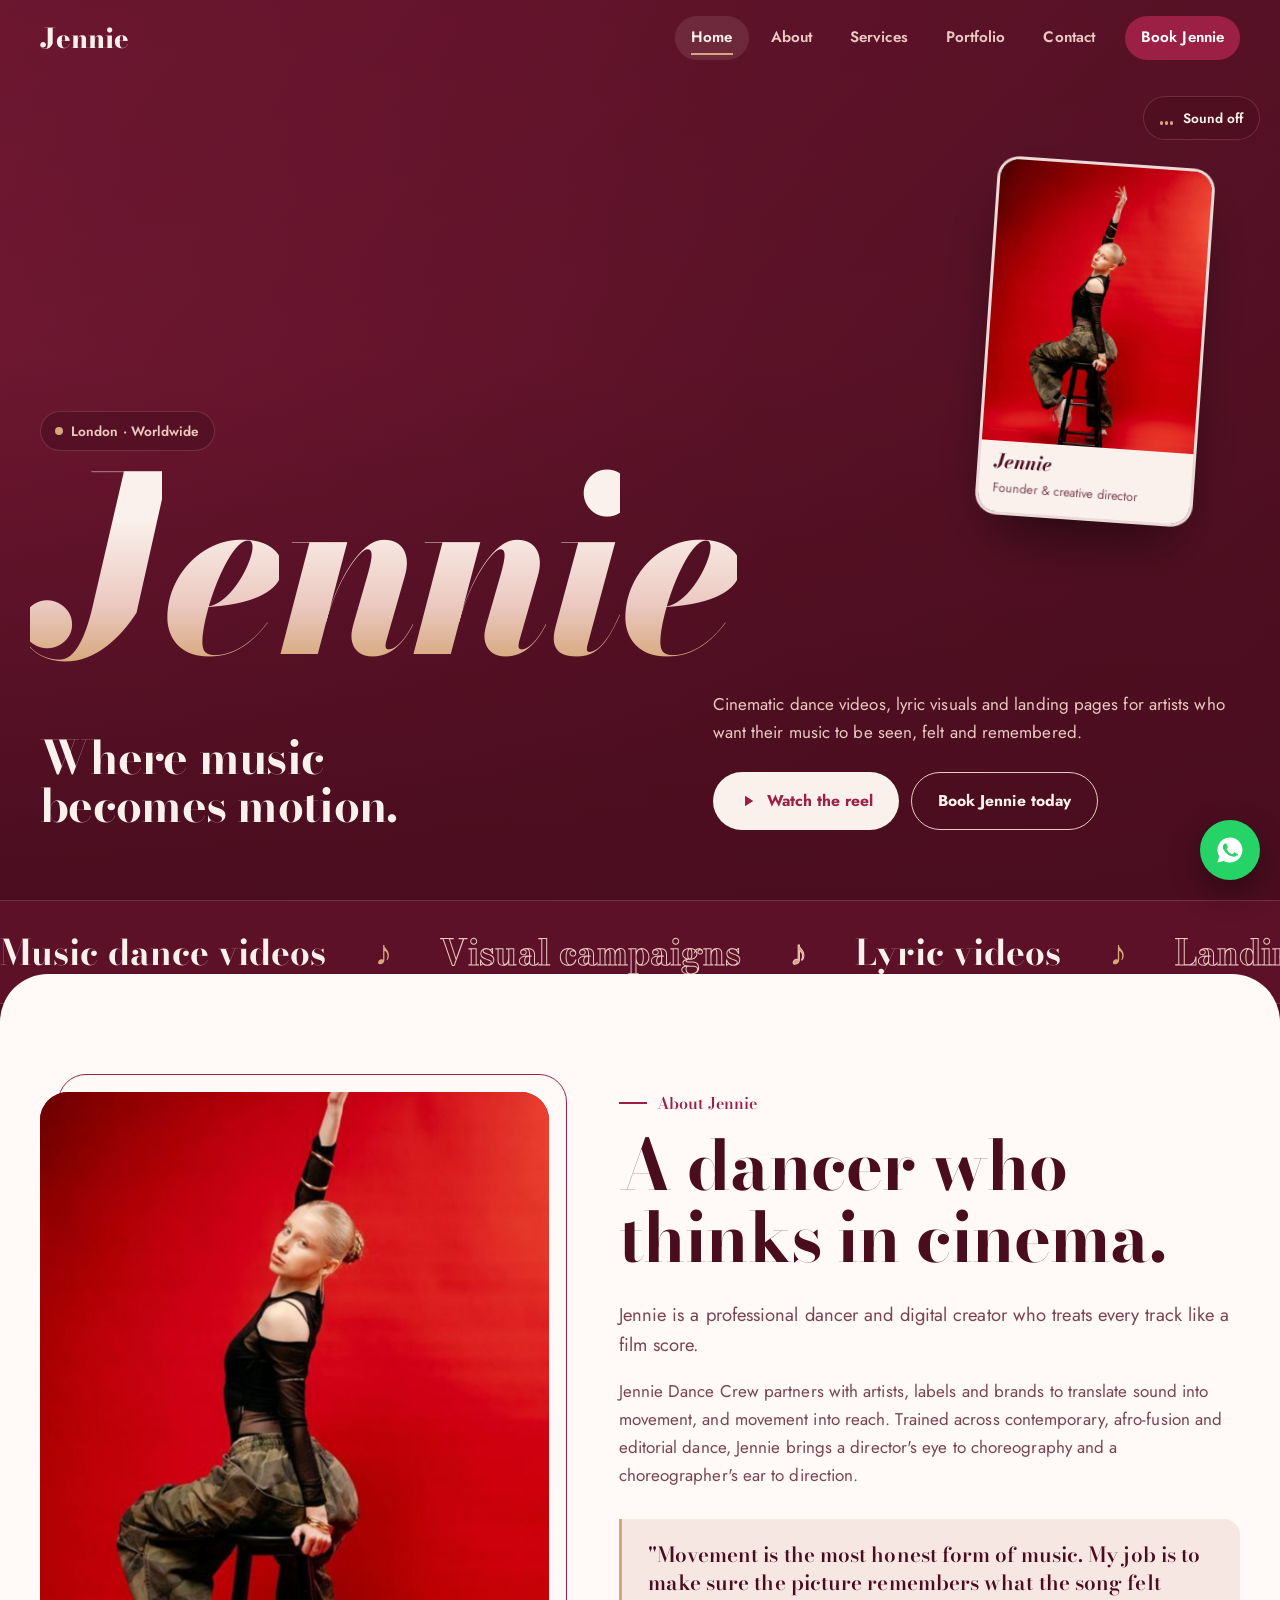
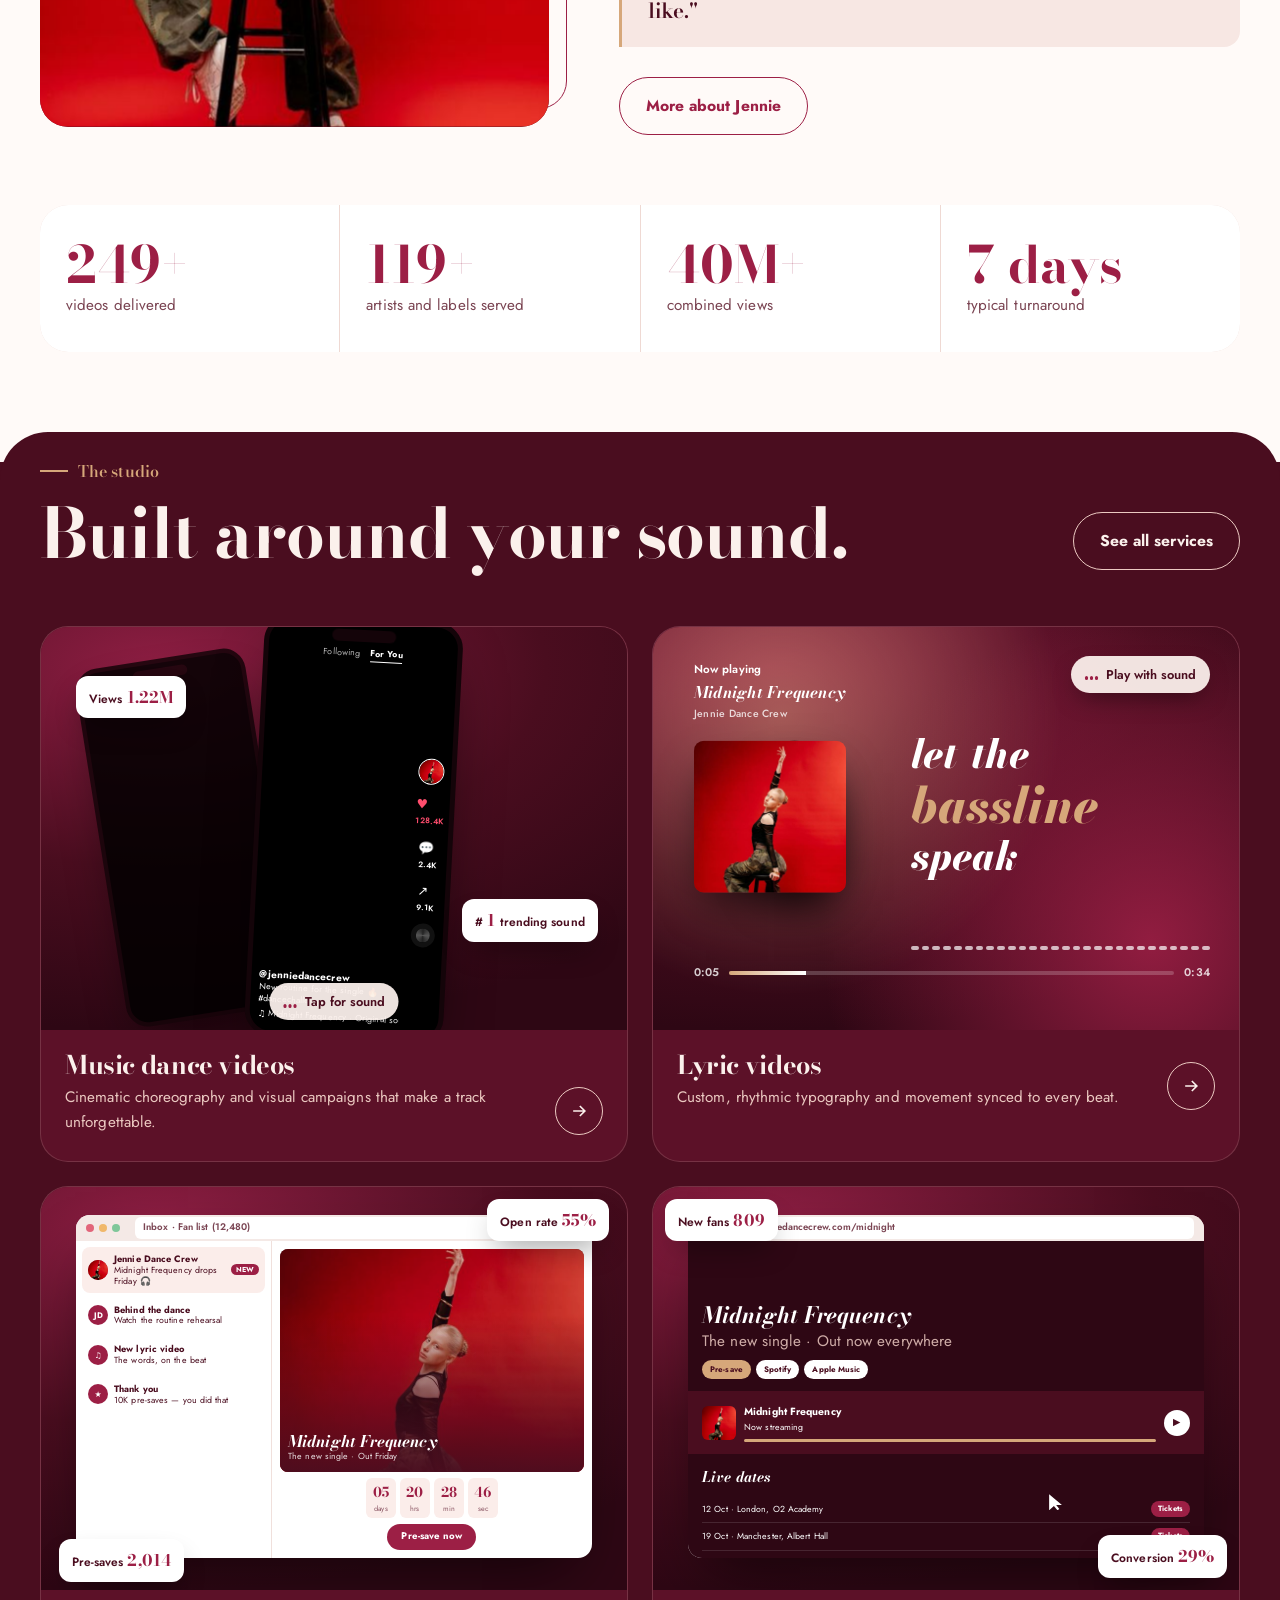
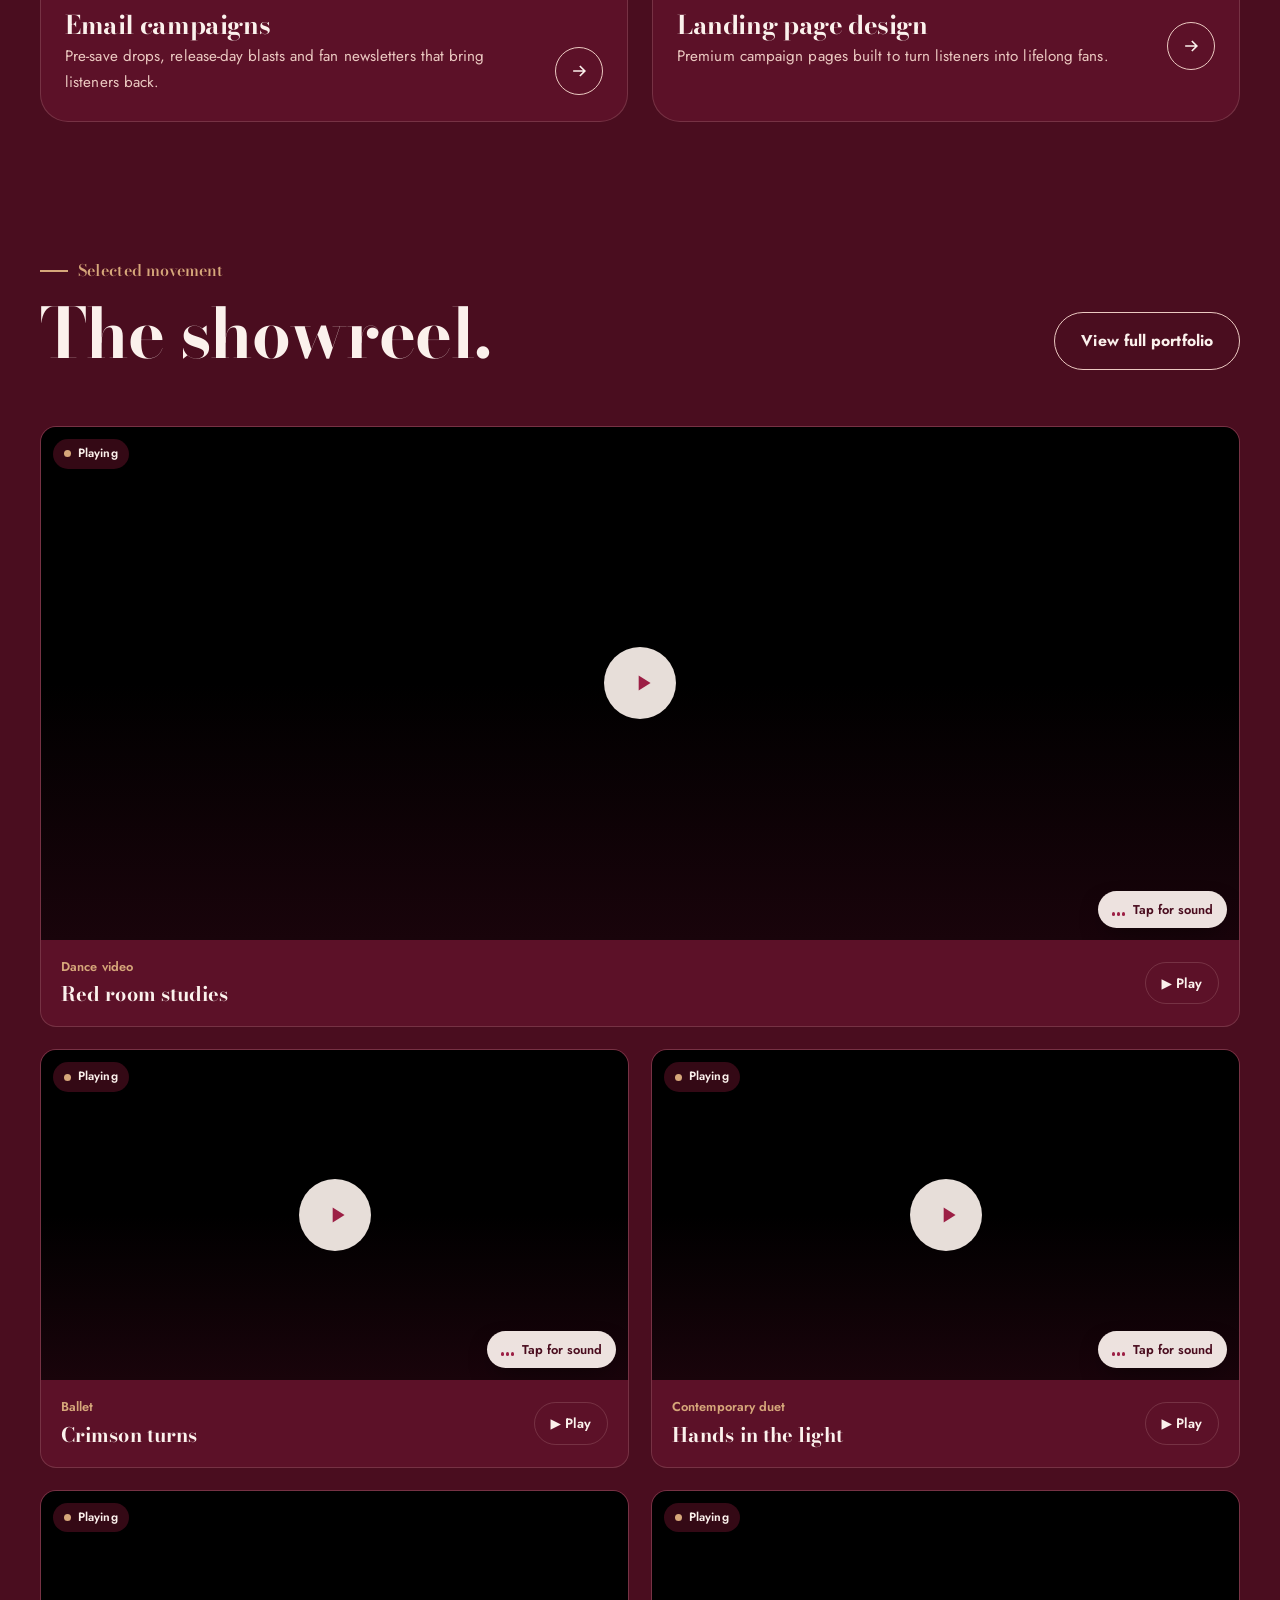
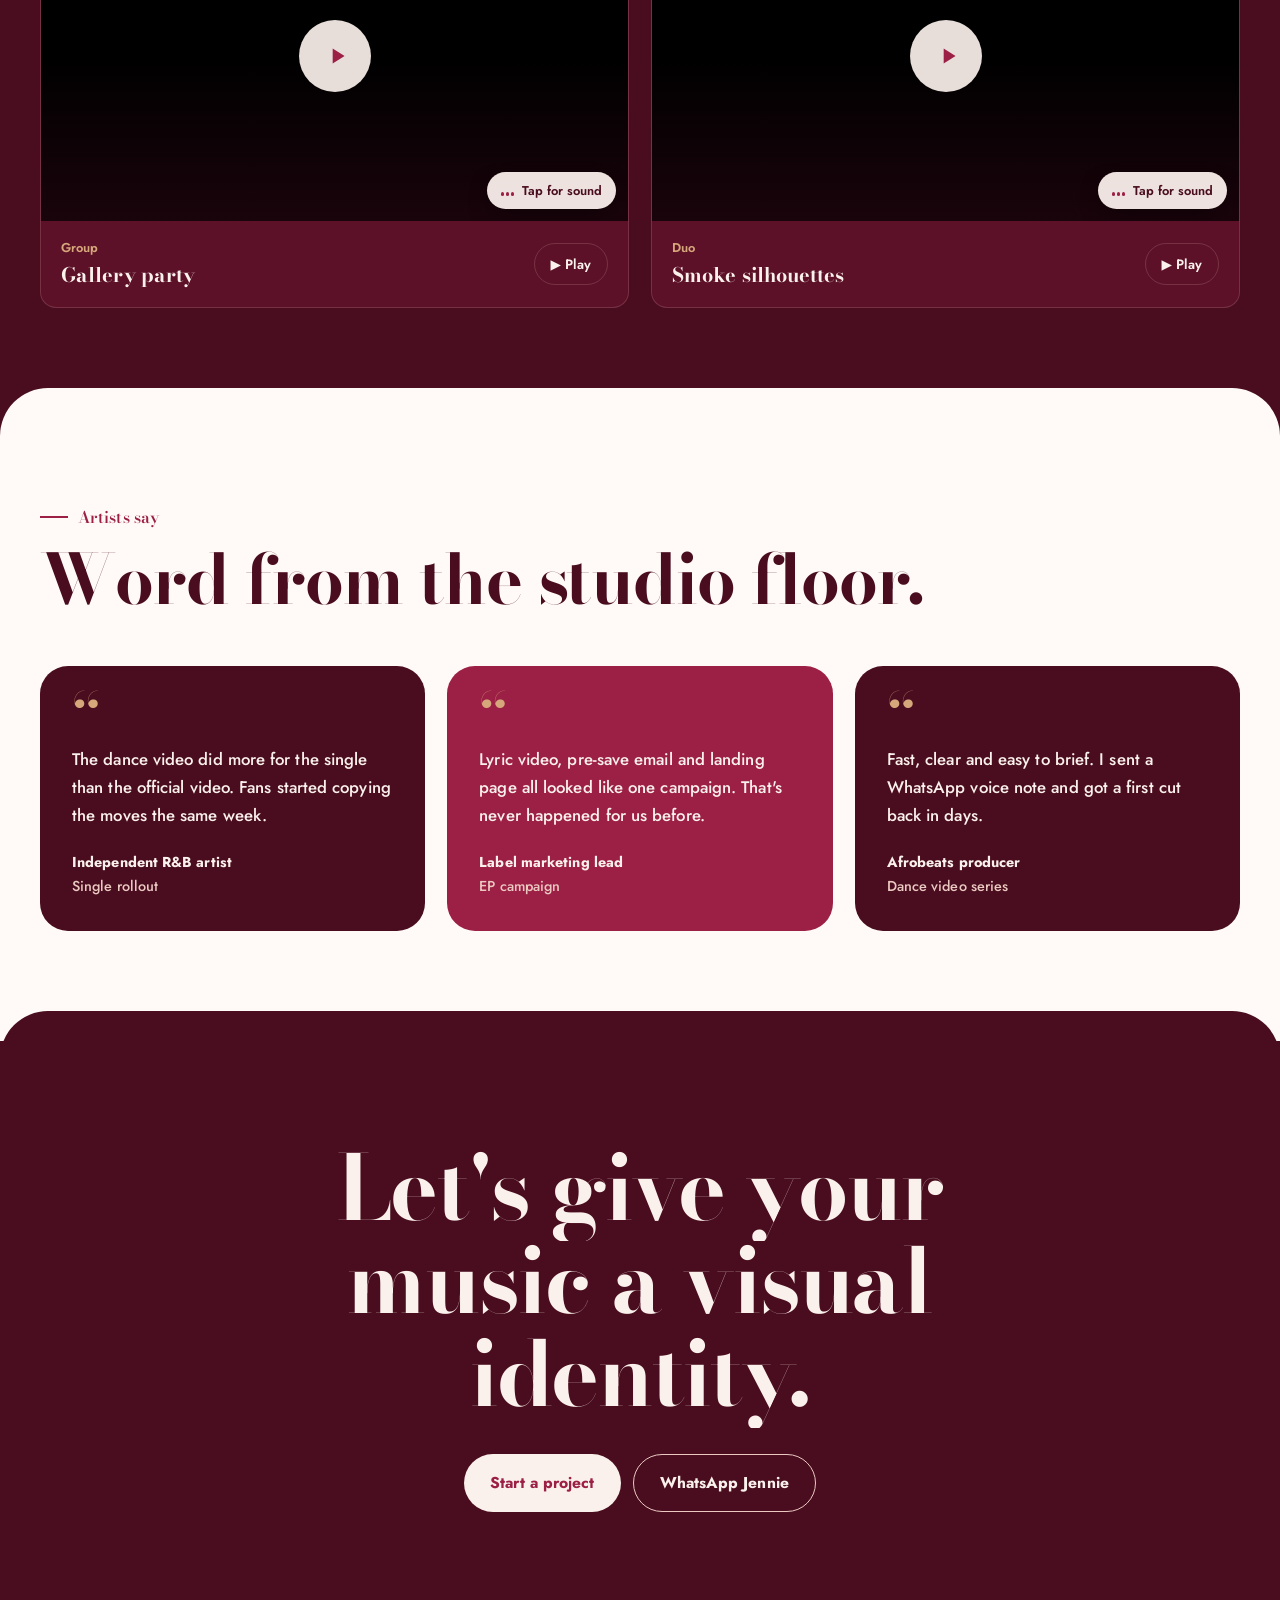
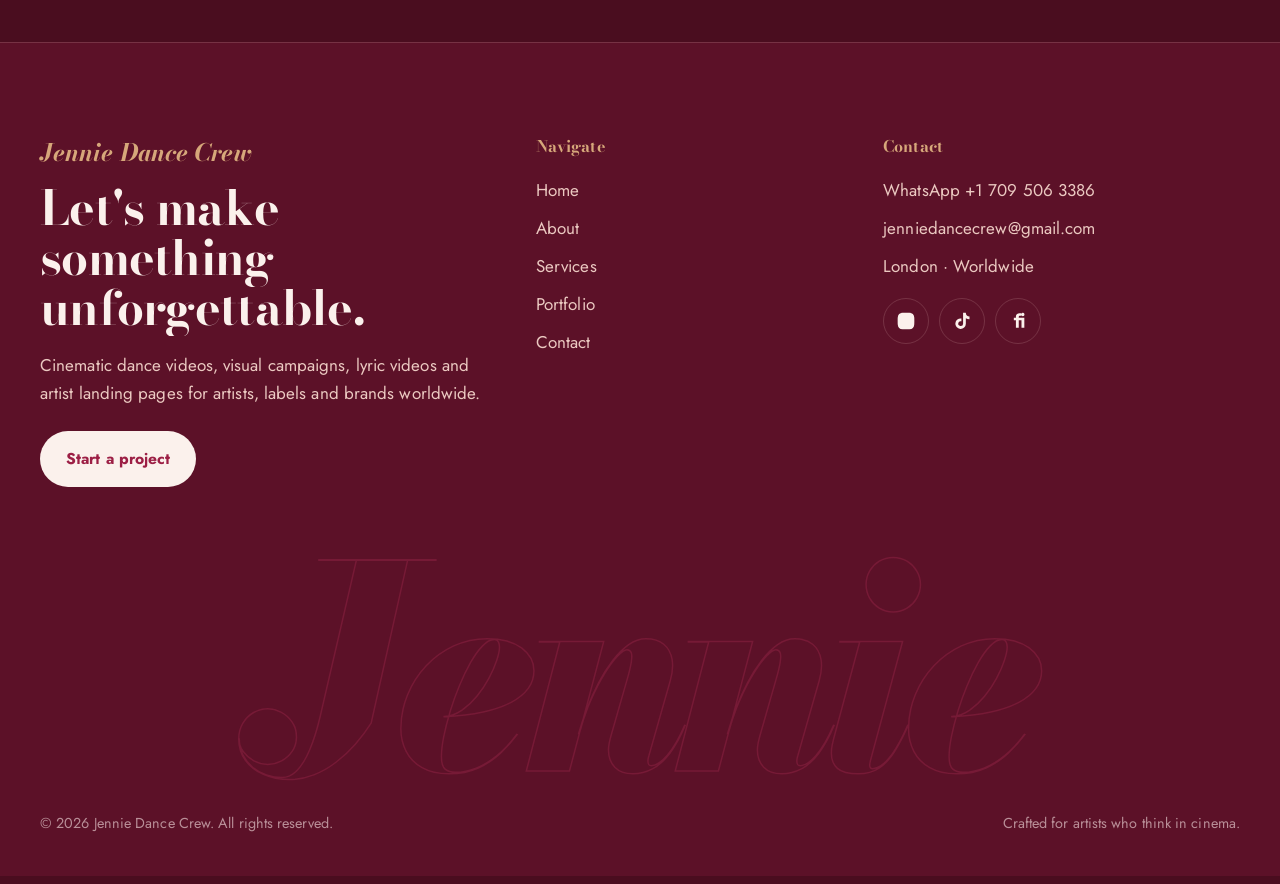
<file: index.html>
<!DOCTYPE html>
<html lang="en">
<head>
<meta charset="UTF-8">
<meta name="viewport" content="width=device-width, initial-scale=1, viewport-fit=cover">
<title>Jennie Dance Crew | Movement Made Cinematic</title>
<meta name="description" content="Jennie Dance Crew creates cinematic dance videos, visual campaigns, lyric videos and artist landing pages.">
<meta property="og:title" content="Jennie Dance Crew | Movement Made Cinematic">
<meta property="og:description" content="Jennie Dance Crew creates cinematic dance videos, visual campaigns, lyric videos and artist landing pages.">
<meta property="og:image" content="assets/jennie.jpg">
<meta name="theme-color" content="#4A0D1F">
<link rel="icon" href="https://jennie-dancecrew.lovable.app/assets/logo-B7hWoxVx.jpg">
<link rel="preconnect" href="https://fonts.googleapis.com">
<link rel="preconnect" href="https://fonts.gstatic.com" crossorigin>
<link href="https://fonts.googleapis.com/css2?family=Bodoni+Moda:ital,opsz,wght@0,6..96,400..900;1,6..96,400..900&family=Jost:wght@300..700&display=swap" rel="stylesheet">
<link rel="stylesheet" href="assets/style.css">
</head>
<body data-page="home">
<div class="progress" id="progress"></div>
<div class="curtain" aria-hidden="true"><span>Jennie</span></div>
<div class="glow" id="glow" aria-hidden="true"></div>
<header id="top">
  <div class="wrap nav">
    <a href="index.html" class="logo" aria-label="Jennie Dance Crew home"><img src="https://jennie-dancecrew.lovable.app/assets/logo-B7hWoxVx.jpg" alt="" onerror="this.remove()">Jennie</a>
    <nav class="links" id="links" aria-label="Main">
      <a href="index.html" data-link="home">Home</a>
      <a href="about.html" data-link="about">About</a>
      <a href="services.html" data-link="services">Services</a>
      <a href="portfolio.html" data-link="portfolio">Portfolio</a>
      <a href="contact.html" data-link="contact">Contact</a>
      <a href="contact.html" class="book">Book Jennie</a>
    </nav>
    <button class="burger" id="burger" aria-label="Menu" aria-expanded="false"><span></span><span></span></button>
  </div>
</header>
<main>

  <section class="hero">
    <div class="sparkles" aria-hidden="true"></div>
    <figure class="hero-owner"><img src="[data-uri]" alt="Jennie, founder of Jennie Dance Crew"><figcaption><b>Jennie</b><span>Founder &amp; creative director</span></figcaption></figure>
    <div class="hero-media"><video id="heroVideo" muted loop playsinline autoplay preload="auto" poster="https://assets.mixkit.co/videos/40356/40356-thumb-360-2.jpg"></video></div>
    <button class="sound" id="soundBtn" aria-pressed="false"><span class="bars"><i></i><i></i><i></i></span><span id="soundLabel">Sound off</span></button>
    <div class="wrap">
      <div class="place">London · Worldwide</div>
      <div class="hero-name" aria-label="Jennie"><span>J</span><span>e</span><span>n</span><span>n</span><span>i</span><span>e</span></div>
      <div class="hero-row">
        <h1>Where music becomes motion.</h1>
        <div class="hero-side">
          <p>Cinematic dance videos, lyric visuals and landing pages for artists who want their music to be seen, felt and remembered.</p>
          <div class="hero-ctas">
            <button class="btn btn-main" data-open="0"><svg viewBox="0 0 24 24" fill="currentColor"><path d="M8 5v14l11-7z"/></svg>Watch the reel</button>
            <a href="contact.html" class="btn btn-ghost">Book Jennie today</a>
          </div>
        </div>
      </div>
    </div>
  </section>

  <div class="marquee" aria-hidden="true"><div class="marquee-track">
    <span>Music dance videos</span><span>Visual campaigns</span><span>Lyric videos</span><span>Landing pages</span><span>Album rollouts</span><span>Tour visuals</span><span>Brand films</span>
    <span>Music dance videos</span><span>Visual campaigns</span><span>Lyric videos</span><span>Landing pages</span><span>Album rollouts</span><span>Tour visuals</span><span>Brand films</span>
  </div></div>

  <section class="light">
    <div class="wrap about-grid">
      <div class="portrait-wrap rv">
        <div class="portrait"><img src="[data-uri]" alt="Jennie, founder of Jennie Dance Crew" onerror="this.remove()"></div>
      </div>
      <div class="rv d1">
        <div class="kicker">About Jennie</div>
        <h2>A dancer who thinks in cinema.</h2>
        <p class="lede">Jennie is a professional dancer and digital creator who treats every track like a film score.</p>
        <p>Jennie Dance Crew partners with artists, labels and brands to translate sound into movement, and movement into reach. Trained across contemporary, afro-fusion and editorial dance, Jennie brings a director's eye to choreography and a choreographer's ear to direction.</p>
        <blockquote>"Movement is the most honest form of music. My job is to make sure the picture remembers what the song felt like."</blockquote>
        <div class="hero-ctas" style="margin-top:30px"><a href="about.html" class="btn btn-ghost">More about Jennie</a></div>
      </div>
    </div>
    <div class="wrap"><div class="stats rv">
        <div class="stat"><b data-count="250">0</b><span>videos delivered</span></div>
        <div class="stat"><b data-count="120">0</b><span>artists and labels served</span></div>
        <div class="stat"><b data-count="40" data-suffix="M+">0</b><span>combined views</span></div>
        <div class="stat"><b data-count="7" data-suffix=" days">0</b><span>typical turnaround</span></div>
      </div></div>
  </section>

  <section style="padding-top:20px">
    <div class="wrap">
      <div class="svc-head rv">
        <div><div class="kicker">The studio</div><h2>Built around your sound.</h2></div>
        <a href="services.html" class="btn btn-ghost">See all services</a>
      </div>
      <div class="svc-cards">
        <div class="svc-card rv "><div class="stage"><div class="svc-mock mk-dance" data-mock="dance"></div></div>
          <div class="body"><div><h3>Music dance videos</h3><p>Cinematic choreography and visual campaigns that make a track unforgettable.</p></div><a href="services.html" class="arrow" aria-label="Learn about Music dance videos"><svg viewBox="0 0 24 24" fill="none" stroke="currentColor" stroke-width="2"><path d="M5 12h14M13 6l6 6-6 6"/></svg></a></div></div>
        <div class="svc-card rv d1"><div class="stage"><div class="svc-mock mk-lyric" data-mock="lyric"></div></div>
          <div class="body"><div><h3>Lyric videos</h3><p>Custom, rhythmic typography and movement synced to every beat.</p></div><a href="services.html" class="arrow" aria-label="Learn about Lyric videos"><svg viewBox="0 0 24 24" fill="none" stroke="currentColor" stroke-width="2"><path d="M5 12h14M13 6l6 6-6 6"/></svg></a></div></div>
        <div class="svc-card rv d2"><div class="stage"><div class="svc-mock mk-email" data-mock="email"></div></div>
          <div class="body"><div><h3>Email campaigns</h3><p>Pre-save drops, release-day blasts and fan newsletters that bring listeners back.</p></div><a href="services.html" class="arrow" aria-label="Learn about Email campaigns"><svg viewBox="0 0 24 24" fill="none" stroke="currentColor" stroke-width="2"><path d="M5 12h14M13 6l6 6-6 6"/></svg></a></div></div>
        <div class="svc-card rv d3"><div class="stage"><div class="svc-mock mk-web" data-mock="web"></div></div>
          <div class="body"><div><h3>Landing page design</h3><p>Premium campaign pages built to turn listeners into lifelong fans.</p></div><a href="services.html" class="arrow" aria-label="Learn about Landing page design"><svg viewBox="0 0 24 24" fill="none" stroke="currentColor" stroke-width="2"><path d="M5 12h14M13 6l6 6-6 6"/></svg></a></div></div>
      </div>
    </div>
  </section>

  <section style="padding-top:20px">
    <div class="wrap">
      <div class="svc-head rv">
        <div><div class="kicker">Selected movement</div><h2>The showreel.</h2></div>
        <a href="portfolio.html" class="btn btn-ghost">View full portfolio</a>
      </div>
      <div class="work-grid home" data-grid="videos:5"></div>
    </div>
  </section>

  <section class="light">
    <div class="wrap">
      <div class="rv"><div class="kicker">Artists say</div><h2>Word from the studio floor.</h2></div>
      <div class="quotes">
        <div class="quote rv"><p>The dance video did more for the single than the official video. Fans started copying the moves the same week.</p><footer>Independent R&amp;B artist<span>Single rollout</span></footer></div>
        <div class="quote rv d1"><p>Lyric video, pre-save email and landing page all looked like one campaign. That's never happened for us before.</p><footer>Label marketing lead<span>EP campaign</span></footer></div>
        <div class="quote rv d2"><p>Fast, clear and easy to brief. I sent a WhatsApp voice note and got a first cut back in days.</p><footer>Afrobeats producer<span>Dance video series</span></footer></div>
      </div>
    </div>
  </section>

  <section class="cta-band">
    <div class="sparkles" aria-hidden="true"></div>
    <div class="rings" aria-hidden="true"><i></i><i></i><i></i></div>
    <div class="wrap rv"><h2>Let's give your music a visual identity.</h2>
      <div class="hero-ctas"><a href="contact.html" class="btn btn-main">Start a project</a><a class="btn btn-ghost wa-link">WhatsApp Jennie</a></div>
    </div>
  </section>
</main>
<footer class="site">
  <div class="wrap">
    <div class="foot-top">
      <div>
        <div class="foot-brand">Jennie Dance Crew</div>
        <h3>Let's make something unforgettable.</h3>
        <p style="color:var(--lavender)">Cinematic dance videos, visual campaigns, lyric videos and artist landing pages for artists, labels and brands worldwide.</p>
        <div class="hero-ctas" style="margin-top:24px"><a href="contact.html" class="btn btn-main">Start a project</a></div>
      </div>
      <div>
        <h4>Navigate</h4>
        <ul><li><a href="index.html">Home</a></li><li><a href="about.html">About</a></li><li><a href="services.html">Services</a></li><li><a href="portfolio.html">Portfolio</a></li><li><a href="contact.html">Contact</a></li></ul>
      </div>
      <div>
        <h4>Contact</h4>
        <ul><li><a class="wa-link">WhatsApp +1 709 506 3386</a></li><li><a class="mail-link">jenniedancecrew@gmail.com</a></li><li style="color:var(--lavender)">London · Worldwide</li></ul>
        <div class="socials" style="margin-top:18px">
          <a data-social="instagram" aria-label="Instagram"><svg viewBox="0 0 24 24"><path d="M12 7a5 5 0 1 0 0 10 5 5 0 0 0 0-10zm0 8.2a3.2 3.2 0 1 1 0-6.4 3.2 3.2 0 0 1 0 6.4zM17.3 5.5a1.2 1.2 0 1 0 0 2.4 1.2 1.2 0 0 0 0-2.4zM12 2c-2.7 0-3 0-4.1.1C4.3 2.3 2.3 4.3 2.1 7.9 2 9 2 9.3 2 12s0 3 .1 4.1c.2 3.6 2.2 5.6 5.8 5.8 1.1.1 1.4.1 4.1.1s3 0 4.1-.1c3.6-.2 5.6-2.2 5.8-5.8.1-1.1.1-1.4.1-4.1s0-3-.1-4.1c-.2-3.6-2.2-5.6-5.8-5.8C15 2 14.7 2 12 2z"/></svg></a><a data-social="tiktok" aria-label="TikTok"><svg viewBox="0 0 24 24"><path d="M16.6 2h-3.3v13.2a2.9 2.9 0 1 1-2-2.8V9a6.3 6.3 0 1 0 5.3 6.2V8.6a7.9 7.9 0 0 0 4.4 1.4V6.7a4.4 4.4 0 0 1-4.4-4.7z"/></svg></a><a data-social="fiverr" aria-label="Fiverr"><svg viewBox="0 0 24 24"><path d="M9.5 6.5V8H7v3h2.5v9h3.4v-9h3.3v9h3.4V8h-6.7v-.7c0-1 .6-1.6 1.6-1.6h1.4V2.6h-2c-3 0-4.4 1.6-4.4 3.9zM17.8 2.2a2 2 0 1 0 0 4 2 2 0 0 0 0-4z"/></svg></a>
        </div>
      </div>
    </div>
    <div class="foot-big" aria-hidden="true">Jennie</div>
    <div class="foot-bottom"><span>© <span class="yr"></span> Jennie Dance Crew. All rights reserved.</span><span>Crafted for artists who think in cinema.</span></div>
  </div>
</footer>
<a class="wa-float wa-link" aria-label="Chat with Jennie on WhatsApp"><svg viewBox="0 0 24 24"><path d="M12 2a10 10 0 0 0-8.6 15.1L2 22l5-1.3A10 10 0 1 0 12 2zm5.3 14.1c-.2.6-1.3 1.2-1.8 1.2-.5.1-1 .2-3.4-.7-2.8-1.1-4.6-4-4.7-4.2-.1-.2-1.1-1.5-1.1-2.9s.7-2.1 1-2.4c.3-.3.6-.3.8-.3h.6c.2 0 .4 0 .6.5l.9 2.1c.1.2.1.4 0 .6l-.3.5-.4.5c-.1.1-.3.3-.1.6.2.3.8 1.3 1.7 2.1 1.2 1 2.1 1.3 2.4 1.5.3.1.5.1.7-.1l.9-1.1c.2-.3.4-.2.7-.1l2 1c.3.1.5.2.5.3.1.2.1.7-.1 1.3z"/></svg></a>
<div class="modal" id="modal" role="dialog" aria-modal="true" aria-label="Media viewer">
  <button class="modal-close" id="modalClose" aria-label="Close">×</button>
  <div class="modal-inner" id="modalInner"></div>
</div>
<script src="assets/main.js"></script>
</body>
</html>
</file>
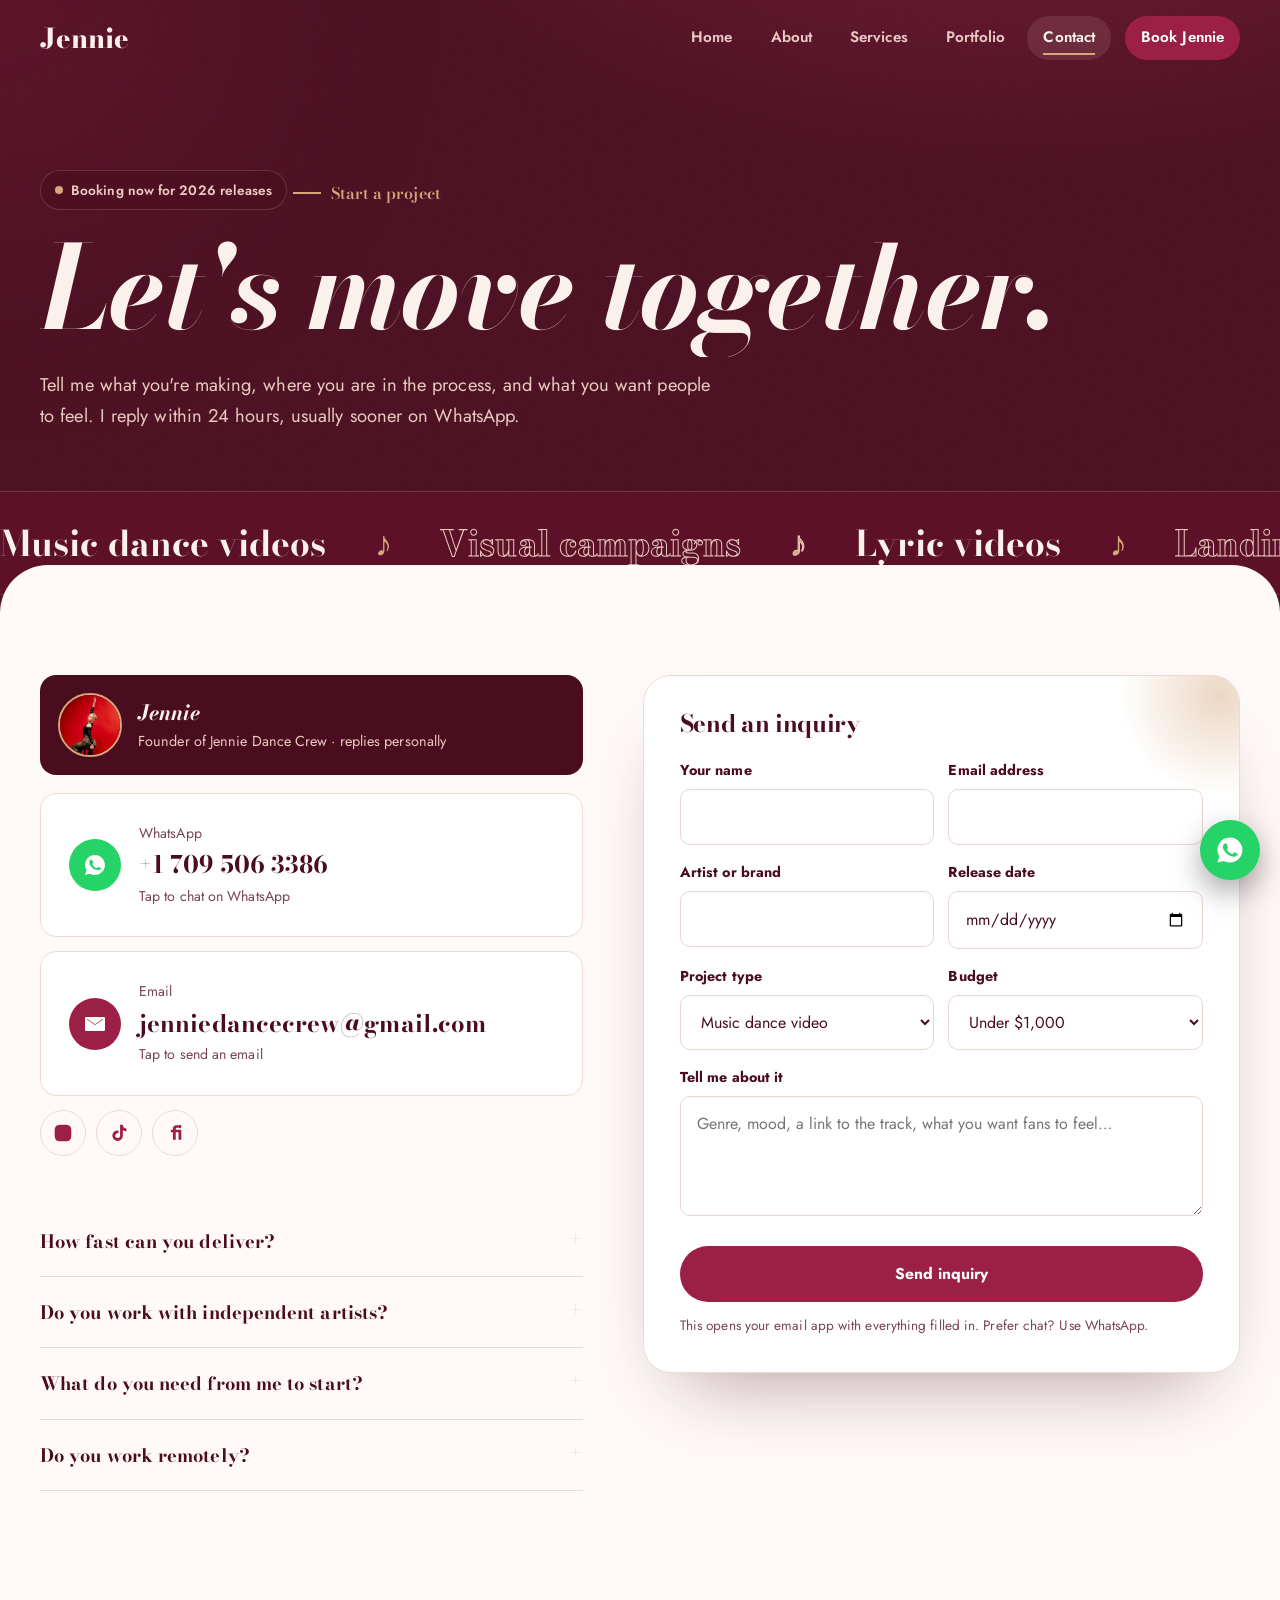
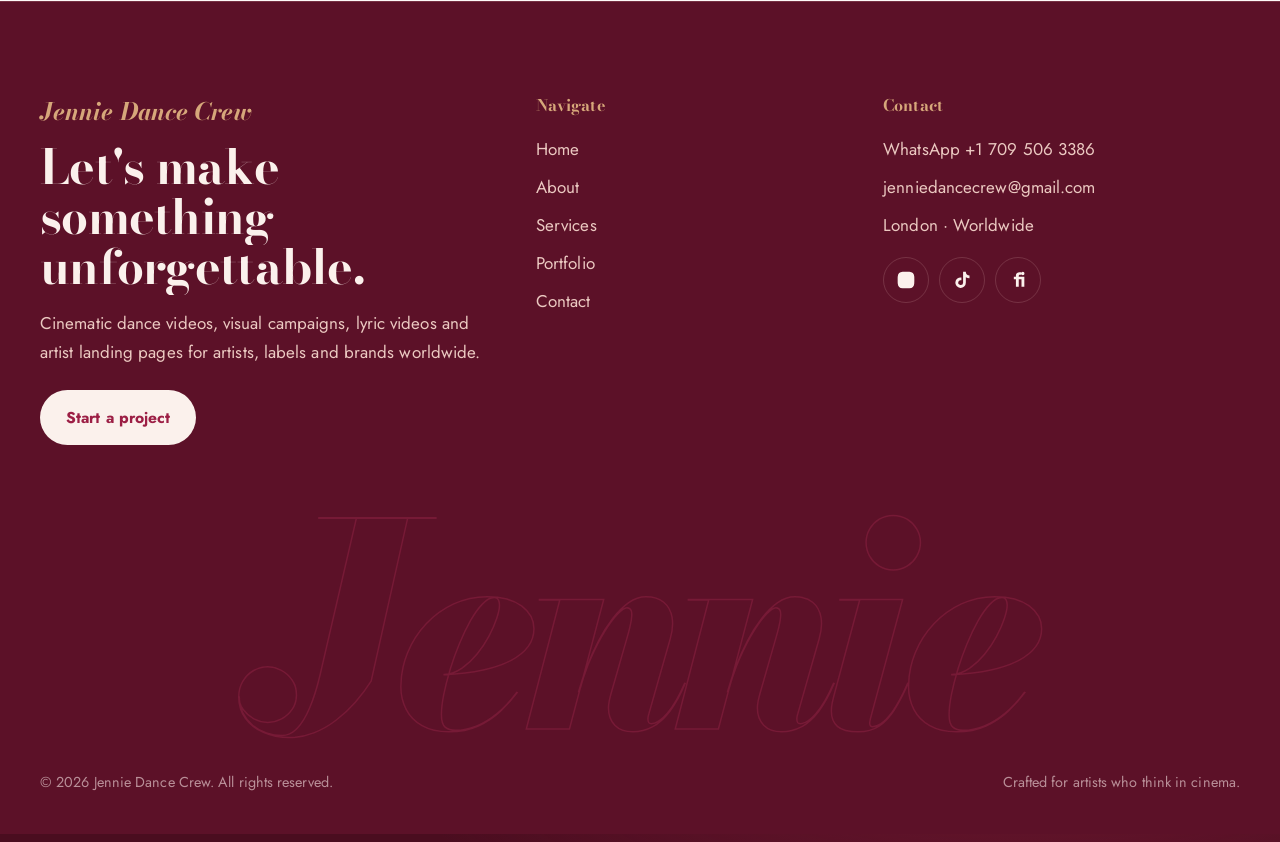
<file: contact.html>
<!DOCTYPE html>
<html lang="en">
<head>
<meta charset="UTF-8">
<meta name="viewport" content="width=device-width, initial-scale=1, viewport-fit=cover">
<title>Contact | Jennie Dance Crew</title>
<meta name="description" content="Book Jennie Dance Crew for dance videos, lyric videos, email campaigns and landing pages.">
<meta property="og:title" content="Contact | Jennie Dance Crew">
<meta property="og:description" content="Book Jennie Dance Crew for dance videos, lyric videos, email campaigns and landing pages.">
<meta property="og:image" content="assets/jennie.jpg">
<meta name="theme-color" content="#4A0D1F">
<link rel="icon" href="https://jennie-dancecrew.lovable.app/assets/logo-B7hWoxVx.jpg">
<link rel="preconnect" href="https://fonts.googleapis.com">
<link rel="preconnect" href="https://fonts.gstatic.com" crossorigin>
<link href="https://fonts.googleapis.com/css2?family=Bodoni+Moda:ital,opsz,wght@0,6..96,400..900;1,6..96,400..900&family=Jost:wght@300..700&display=swap" rel="stylesheet">
<link rel="stylesheet" href="assets/style.css">
</head>
<body data-page="contact">
<div class="progress" id="progress"></div>
<div class="curtain" aria-hidden="true"><span>Jennie</span></div>
<div class="glow" id="glow" aria-hidden="true"></div>
<header id="top">
  <div class="wrap nav">
    <a href="index.html" class="logo" aria-label="Jennie Dance Crew home"><img src="https://jennie-dancecrew.lovable.app/assets/logo-B7hWoxVx.jpg" alt="" onerror="this.remove()">Jennie</a>
    <nav class="links" id="links" aria-label="Main">
      <a href="index.html" data-link="home">Home</a>
      <a href="about.html" data-link="about">About</a>
      <a href="services.html" data-link="services">Services</a>
      <a href="portfolio.html" data-link="portfolio">Portfolio</a>
      <a href="contact.html" data-link="contact">Contact</a>
      <a href="contact.html" class="book">Book Jennie</a>
    </nav>
    <button class="burger" id="burger" aria-label="Menu" aria-expanded="false"><span></span><span></span></button>
  </div>
</header>
<main>

  <div class="page-head wrap">
    <div class="sparkles" aria-hidden="true"></div>
    <div class="place">Booking now for 2026 releases</div>
    <div class="kicker">Start a project</div>
    <h1>Let's move together.</h1>
    <p class="lede">Tell me what you're making, where you are in the process, and what you want people to feel. I reply within 24 hours, usually sooner on WhatsApp.</p>
  </div>
  <div class="marquee" aria-hidden="true"><div class="marquee-track">
    <span>Music dance videos</span><span>Visual campaigns</span><span>Lyric videos</span><span>Landing pages</span><span>Album rollouts</span><span>Tour visuals</span>
    <span>Music dance videos</span><span>Visual campaigns</span><span>Lyric videos</span><span>Landing pages</span><span>Album rollouts</span><span>Tour visuals</span>
  </div></div>
  <section class="light">
    <div class="wrap contact-grid">
      <div class="rv">
        <div class="owner-mini"><img src="[data-uri]" alt="Jennie"><div><b>Jennie</b><span>Founder of Jennie Dance Crew · replies personally</span></div></div>
        <a class="contact-card big wa-link"><span class="ic" style="background:#25D366"><svg viewBox="0 0 24 24"><path d="M12 2a10 10 0 0 0-8.6 15.1L2 22l5-1.3A10 10 0 1 0 12 2zm5.3 14.1c-.2.6-1.3 1.2-1.8 1.2-.5.1-1 .2-3.4-.7-2.8-1.1-4.6-4-4.7-4.2-.1-.2-1.1-1.5-1.1-2.9s.7-2.1 1-2.4c.3-.3.6-.3.8-.3h.6c.2 0 .4 0 .6.5l.9 2.1c.1.2.1.4 0 .6l-.3.5-.4.5c-.1.1-.3.3-.1.6.2.3.8 1.3 1.7 2.1 1.2 1 2.1 1.3 2.4 1.5.3.1.5.1.7-.1l.9-1.1c.2-.3.4-.2.7-.1l2 1c.3.1.5.2.5.3.1.2.1.7-.1 1.3z"/></svg></span><span><small>WhatsApp</small><b>+1 709 506 3386</b><small>Tap to chat on WhatsApp</small></span></a>
        <a class="contact-card big mail-link"><span class="ic"><svg viewBox="0 0 24 24"><path d="M3 5h18a1 1 0 0 1 1 1v12a1 1 0 0 1-1 1H3a1 1 0 0 1-1-1V6a1 1 0 0 1 1-1zm9 7.2L4.4 7H4v.6l8 5.4 8-5.4V7h-.4L12 12.2z"/></svg></span><span><small>Email</small><b>jenniedancecrew@gmail.com</b><small>Tap to send an email</small></span></a>
        <div class="socials"><a data-social="instagram" aria-label="Instagram"><svg viewBox="0 0 24 24"><path d="M12 7a5 5 0 1 0 0 10 5 5 0 0 0 0-10zm0 8.2a3.2 3.2 0 1 1 0-6.4 3.2 3.2 0 0 1 0 6.4zM17.3 5.5a1.2 1.2 0 1 0 0 2.4 1.2 1.2 0 0 0 0-2.4zM12 2c-2.7 0-3 0-4.1.1C4.3 2.3 2.3 4.3 2.1 7.9 2 9 2 9.3 2 12s0 3 .1 4.1c.2 3.6 2.2 5.6 5.8 5.8 1.1.1 1.4.1 4.1.1s3 0 4.1-.1c3.6-.2 5.6-2.2 5.8-5.8.1-1.1.1-1.4.1-4.1s0-3-.1-4.1c-.2-3.6-2.2-5.6-5.8-5.8C15 2 14.7 2 12 2z"/></svg></a><a data-social="tiktok" aria-label="TikTok"><svg viewBox="0 0 24 24"><path d="M16.6 2h-3.3v13.2a2.9 2.9 0 1 1-2-2.8V9a6.3 6.3 0 1 0 5.3 6.2V8.6a7.9 7.9 0 0 0 4.4 1.4V6.7a4.4 4.4 0 0 1-4.4-4.7z"/></svg></a><a data-social="fiverr" aria-label="Fiverr"><svg viewBox="0 0 24 24"><path d="M9.5 6.5V8H7v3h2.5v9h3.4v-9h3.3v9h3.4V8h-6.7v-.7c0-1 .6-1.6 1.6-1.6h1.4V2.6h-2c-3 0-4.4 1.6-4.4 3.9zM17.8 2.2a2 2 0 1 0 0 4 2 2 0 0 0 0-4z"/></svg></a></div>
        <div class="faq">
          <details><summary>How fast can you deliver?</summary><p>Most dance and lyric videos are delivered in 5 to 7 days after the concept is approved. Rush delivery is available for release-week projects.</p></details>
          <details><summary>Do you work with independent artists?</summary><p>Yes. Independent artists, producers, labels and brands all book the studio, and packages scale to your budget.</p></details>
          <details><summary>What do you need from me to start?</summary><p>The track (or a snippet), your release date, the cover art, and any references you love. That's enough for a concept.</p></details>
          <details><summary>Do you work remotely?</summary><p>Yes. The studio is based in London and works with artists worldwide. Briefs, feedback and delivery all happen online.</p></details>
        </div>
      </div>
      <form id="contactForm" class="rv d1" novalidate>
        <h3>Send an inquiry</h3>
        <div class="row2">
          <div class="field"><label for="f-name">Your name</label><input id="f-name" required autocomplete="name"></div>
          <div class="field"><label for="f-email">Email address</label><input id="f-email" type="email" required autocomplete="email"></div>
        </div>
        <div class="row2">
          <div class="field"><label for="f-artist">Artist or brand</label><input id="f-artist"></div>
          <div class="field"><label for="f-date">Release date</label><input id="f-date" type="date"></div>
        </div>
        <div class="row2">
          <div class="field"><label for="f-service">Project type</label>
            <select id="f-service"><option>Music dance video</option><option>Visual campaign</option><option>Lyric video</option><option>Email campaign</option><option>Landing page</option><option>Full release campaign</option><option>Other</option></select></div>
          <div class="field"><label for="f-budget">Budget</label>
            <select id="f-budget"><option>Under $1,000</option><option>$1,000 – $3,000</option><option>$3,000 – $7,500</option><option>$7,500 – $15,000</option><option>$15,000+</option></select></div>
        </div>
        <div class="field"><label for="f-msg">Tell me about it</label><textarea id="f-msg" placeholder="Genre, mood, a link to the track, what you want fans to feel…"></textarea></div>
        <button type="submit" class="btn">Send inquiry</button>
        <p class="form-note" id="formNote">This opens your email app with everything filled in. Prefer chat? Use WhatsApp.</p>
      </form>
    </div>
  </section>
</main>
<footer class="site">
  <div class="wrap">
    <div class="foot-top">
      <div>
        <div class="foot-brand">Jennie Dance Crew</div>
        <h3>Let's make something unforgettable.</h3>
        <p style="color:var(--lavender)">Cinematic dance videos, visual campaigns, lyric videos and artist landing pages for artists, labels and brands worldwide.</p>
        <div class="hero-ctas" style="margin-top:24px"><a href="contact.html" class="btn btn-main">Start a project</a></div>
      </div>
      <div>
        <h4>Navigate</h4>
        <ul><li><a href="index.html">Home</a></li><li><a href="about.html">About</a></li><li><a href="services.html">Services</a></li><li><a href="portfolio.html">Portfolio</a></li><li><a href="contact.html">Contact</a></li></ul>
      </div>
      <div>
        <h4>Contact</h4>
        <ul><li><a class="wa-link">WhatsApp +1 709 506 3386</a></li><li><a class="mail-link">jenniedancecrew@gmail.com</a></li><li style="color:var(--lavender)">London · Worldwide</li></ul>
        <div class="socials" style="margin-top:18px">
          <a data-social="instagram" aria-label="Instagram"><svg viewBox="0 0 24 24"><path d="M12 7a5 5 0 1 0 0 10 5 5 0 0 0 0-10zm0 8.2a3.2 3.2 0 1 1 0-6.4 3.2 3.2 0 0 1 0 6.4zM17.3 5.5a1.2 1.2 0 1 0 0 2.4 1.2 1.2 0 0 0 0-2.4zM12 2c-2.7 0-3 0-4.1.1C4.3 2.3 2.3 4.3 2.1 7.9 2 9 2 9.3 2 12s0 3 .1 4.1c.2 3.6 2.2 5.6 5.8 5.8 1.1.1 1.4.1 4.1.1s3 0 4.1-.1c3.6-.2 5.6-2.2 5.8-5.8.1-1.1.1-1.4.1-4.1s0-3-.1-4.1c-.2-3.6-2.2-5.6-5.8-5.8C15 2 14.7 2 12 2z"/></svg></a><a data-social="tiktok" aria-label="TikTok"><svg viewBox="0 0 24 24"><path d="M16.6 2h-3.3v13.2a2.9 2.9 0 1 1-2-2.8V9a6.3 6.3 0 1 0 5.3 6.2V8.6a7.9 7.9 0 0 0 4.4 1.4V6.7a4.4 4.4 0 0 1-4.4-4.7z"/></svg></a><a data-social="fiverr" aria-label="Fiverr"><svg viewBox="0 0 24 24"><path d="M9.5 6.5V8H7v3h2.5v9h3.4v-9h3.3v9h3.4V8h-6.7v-.7c0-1 .6-1.6 1.6-1.6h1.4V2.6h-2c-3 0-4.4 1.6-4.4 3.9zM17.8 2.2a2 2 0 1 0 0 4 2 2 0 0 0 0-4z"/></svg></a>
        </div>
      </div>
    </div>
    <div class="foot-big" aria-hidden="true">Jennie</div>
    <div class="foot-bottom"><span>© <span class="yr"></span> Jennie Dance Crew. All rights reserved.</span><span>Crafted for artists who think in cinema.</span></div>
  </div>
</footer>
<a class="wa-float wa-link" aria-label="Chat with Jennie on WhatsApp"><svg viewBox="0 0 24 24"><path d="M12 2a10 10 0 0 0-8.6 15.1L2 22l5-1.3A10 10 0 1 0 12 2zm5.3 14.1c-.2.6-1.3 1.2-1.8 1.2-.5.1-1 .2-3.4-.7-2.8-1.1-4.6-4-4.7-4.2-.1-.2-1.1-1.5-1.1-2.9s.7-2.1 1-2.4c.3-.3.6-.3.8-.3h.6c.2 0 .4 0 .6.5l.9 2.1c.1.2.1.4 0 .6l-.3.5-.4.5c-.1.1-.3.3-.1.6.2.3.8 1.3 1.7 2.1 1.2 1 2.1 1.3 2.4 1.5.3.1.5.1.7-.1l.9-1.1c.2-.3.4-.2.7-.1l2 1c.3.1.5.2.5.3.1.2.1.7-.1 1.3z"/></svg></a>
<div class="modal" id="modal" role="dialog" aria-modal="true" aria-label="Media viewer">
  <button class="modal-close" id="modalClose" aria-label="Close">×</button>
  <div class="modal-inner" id="modalInner"></div>
</div>
<script src="assets/main.js"></script>
</body>
</html>
</file>
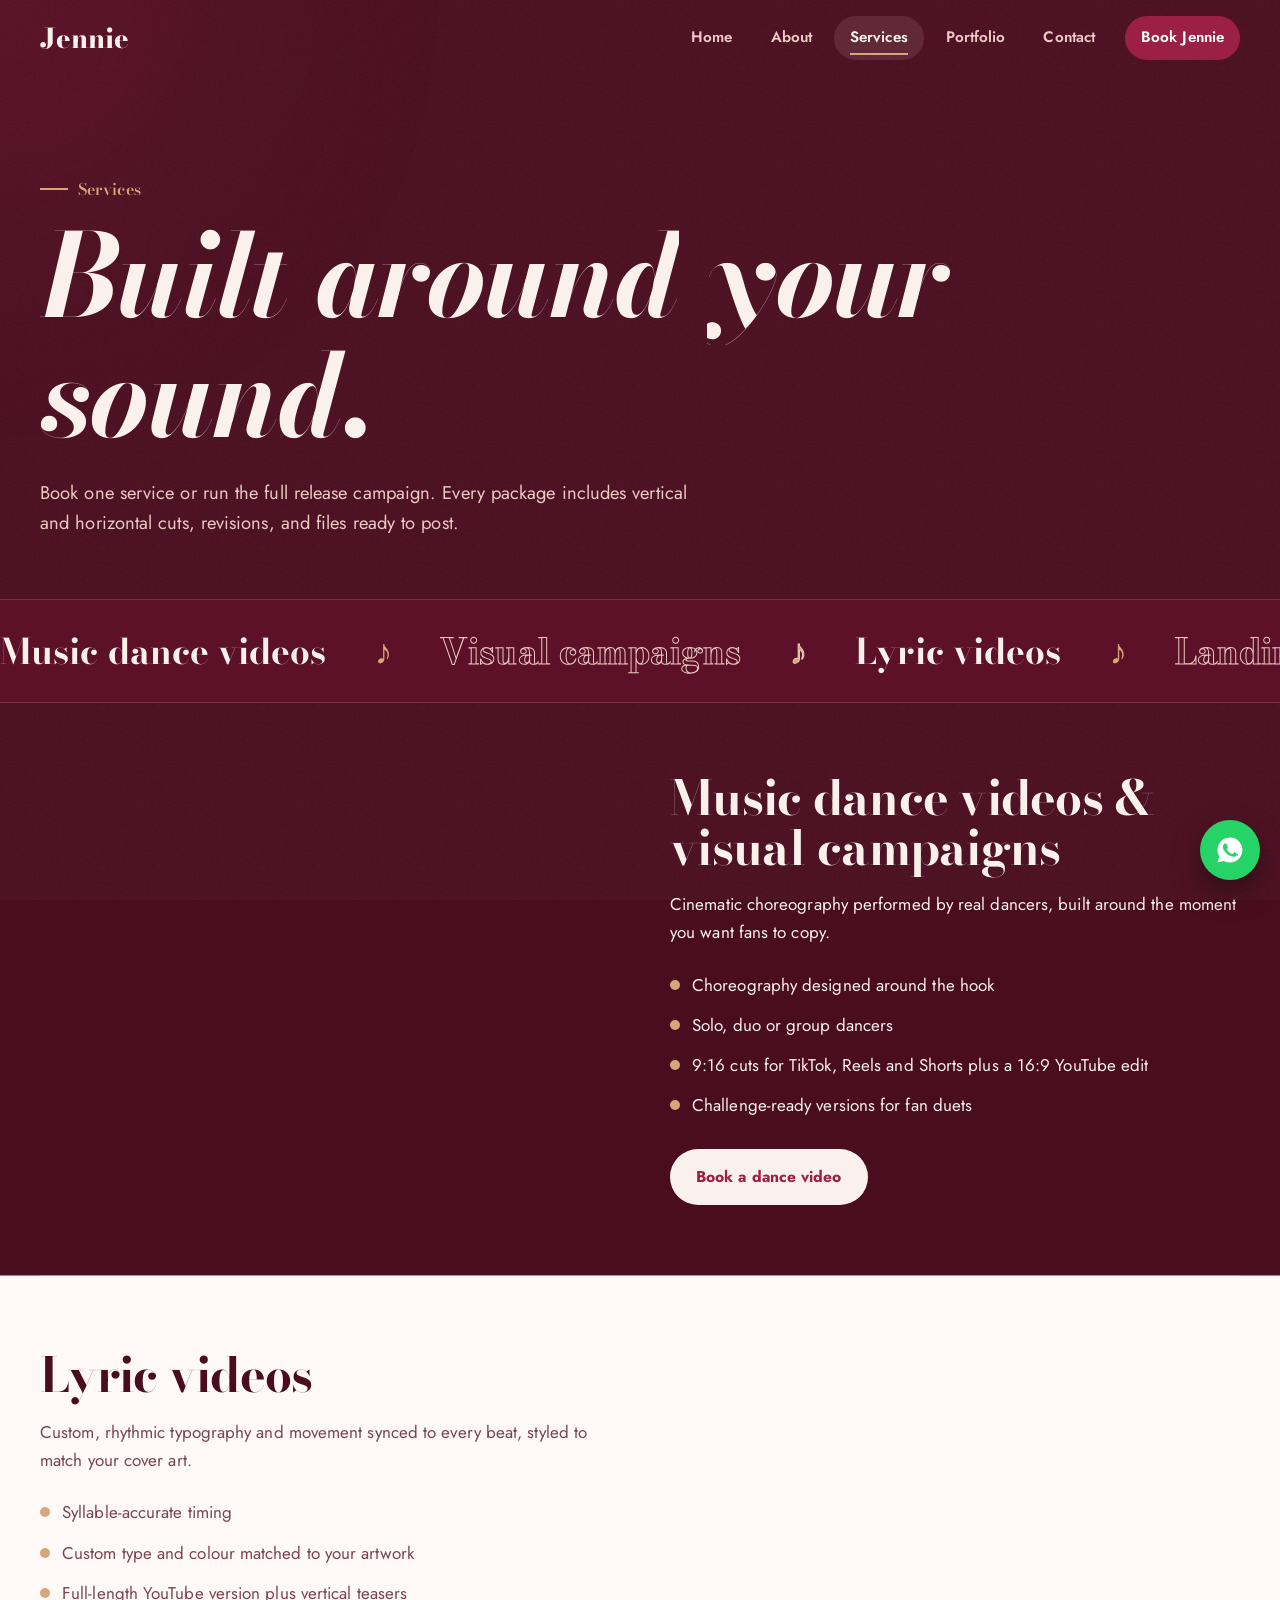
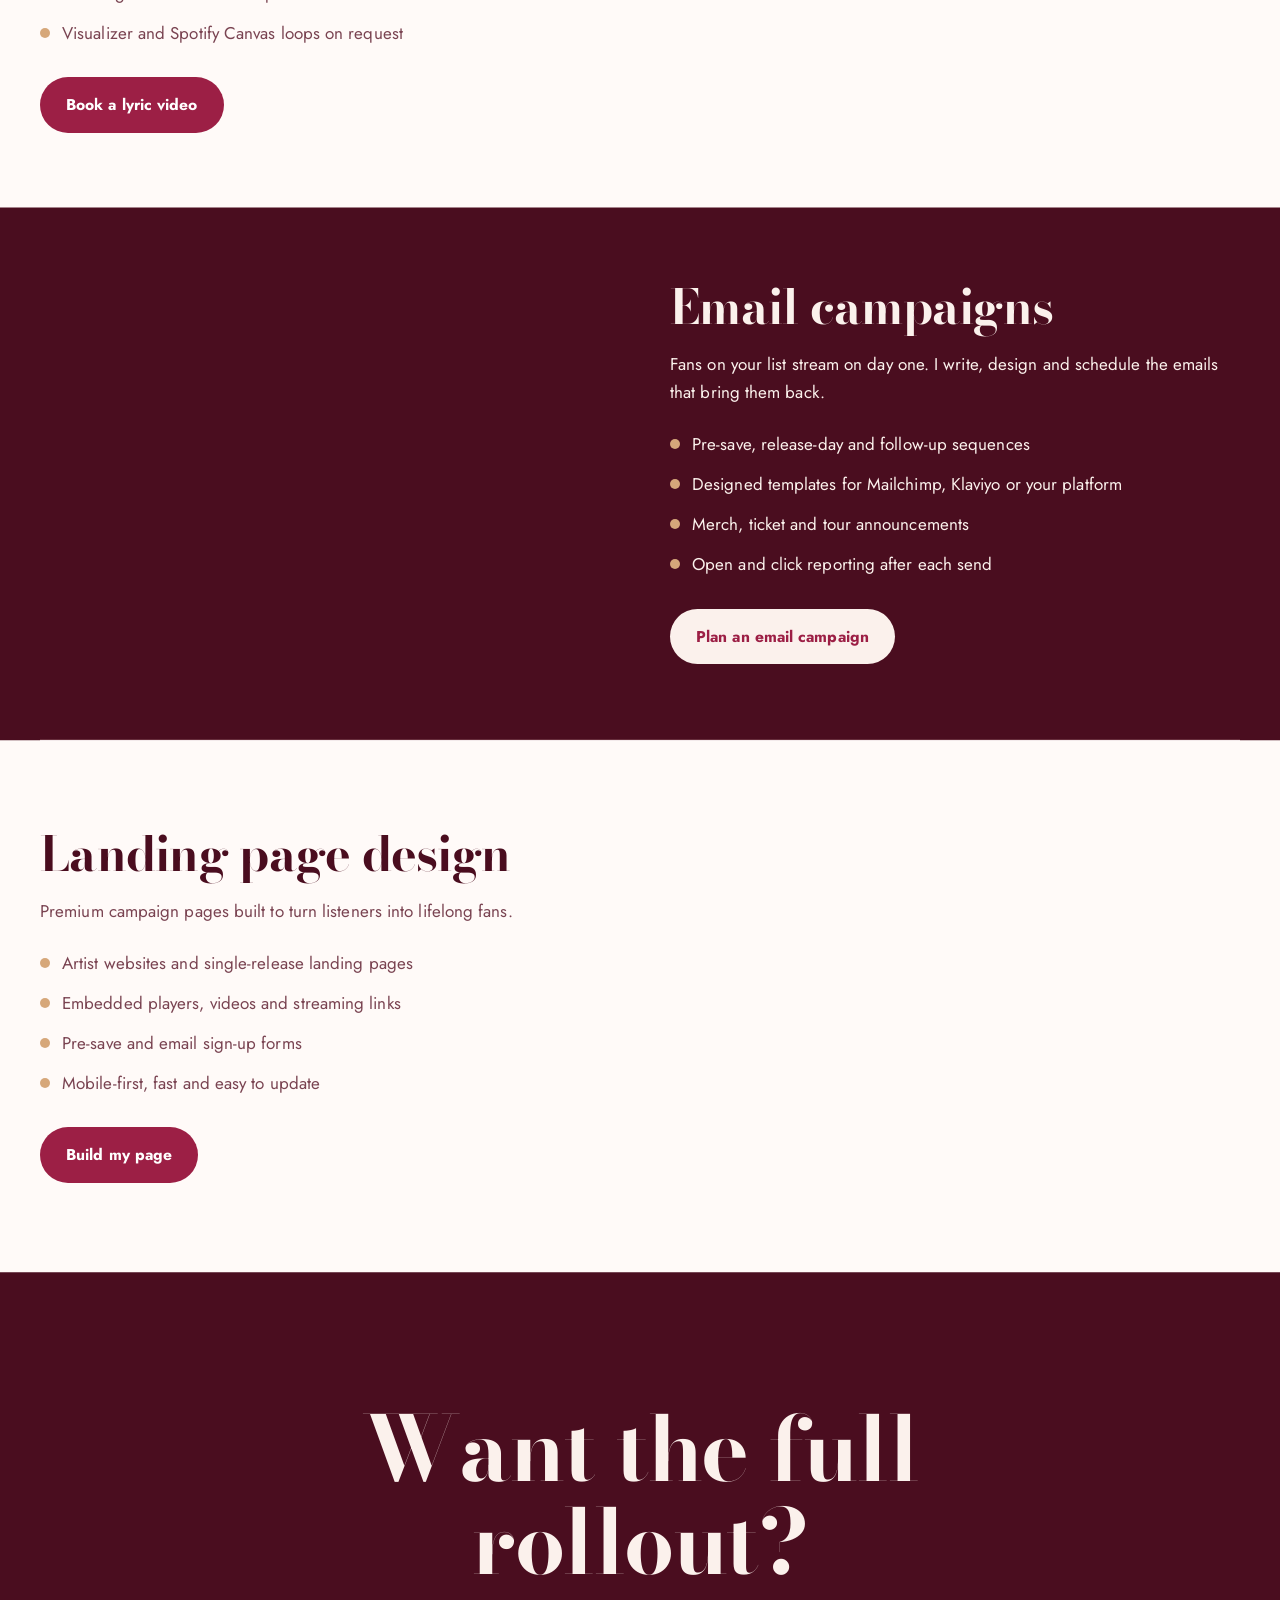
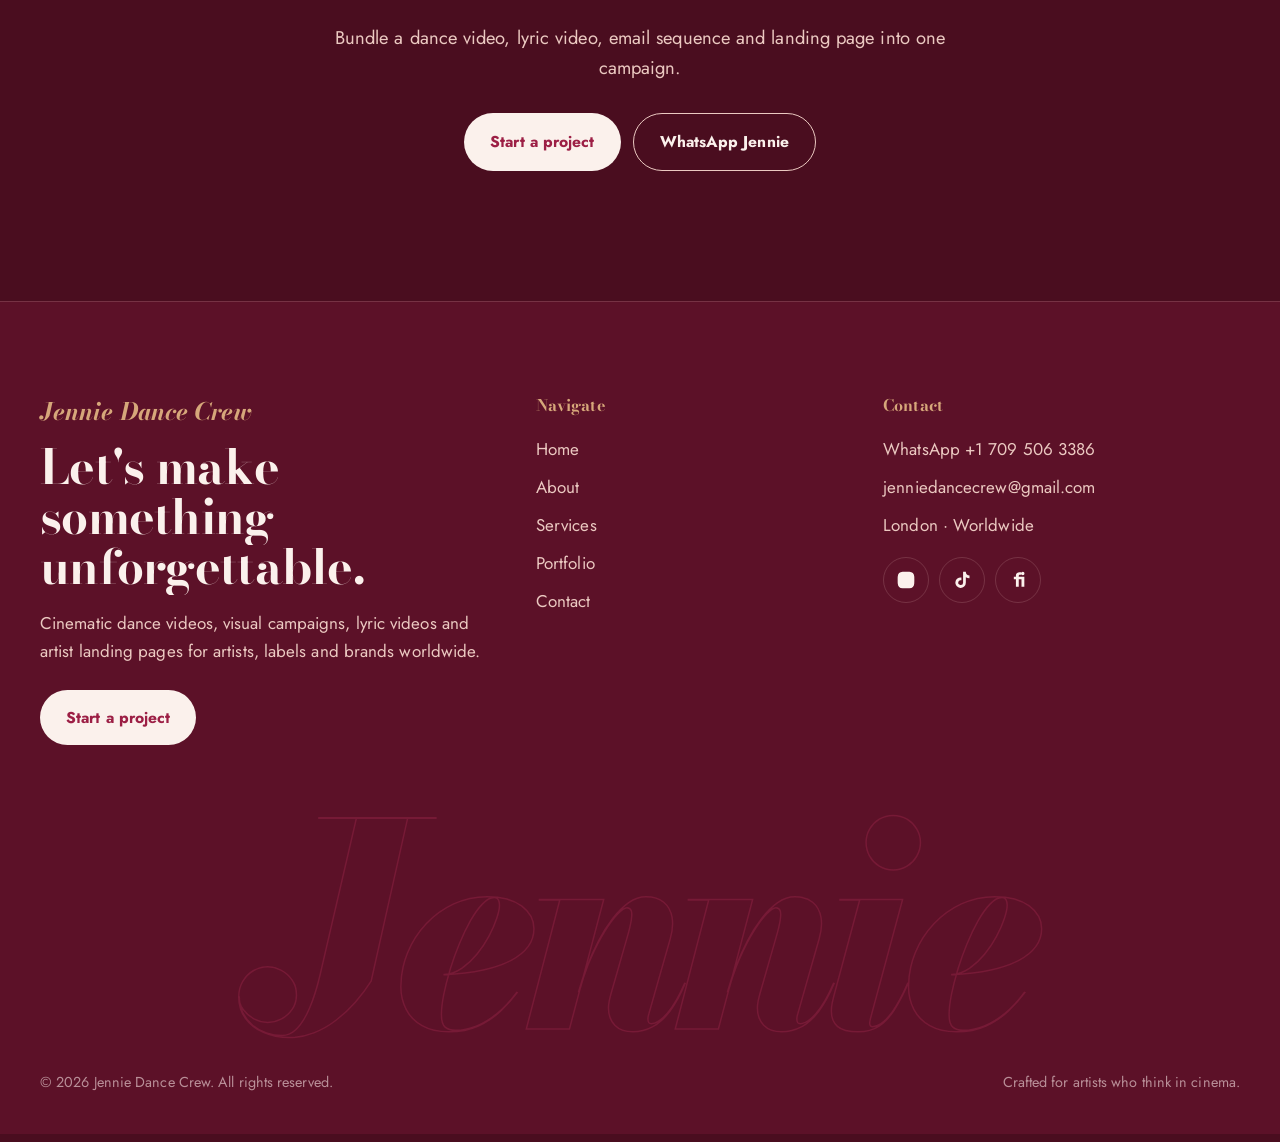
<file: services.html>
<!DOCTYPE html>
<html lang="en">
<head>
<meta charset="UTF-8">
<meta name="viewport" content="width=device-width, initial-scale=1, viewport-fit=cover">
<title>Services | Jennie Dance Crew</title>
<meta name="description" content="Music dance videos, visual campaigns, lyric videos, email campaigns and landing pages for musicians.">
<meta property="og:title" content="Services | Jennie Dance Crew">
<meta property="og:description" content="Music dance videos, visual campaigns, lyric videos, email campaigns and landing pages for musicians.">
<meta property="og:image" content="assets/jennie.jpg">
<meta name="theme-color" content="#4A0D1F">
<link rel="icon" href="https://jennie-dancecrew.lovable.app/assets/logo-B7hWoxVx.jpg">
<link rel="preconnect" href="https://fonts.googleapis.com">
<link rel="preconnect" href="https://fonts.gstatic.com" crossorigin>
<link href="https://fonts.googleapis.com/css2?family=Bodoni+Moda:ital,opsz,wght@0,6..96,400..900;1,6..96,400..900&family=Jost:wght@300..700&display=swap" rel="stylesheet">
<link rel="stylesheet" href="assets/style.css">
</head>
<body data-page="services">
<div class="progress" id="progress"></div>
<div class="curtain" aria-hidden="true"><span>Jennie</span></div>
<div class="glow" id="glow" aria-hidden="true"></div>
<header id="top">
  <div class="wrap nav">
    <a href="index.html" class="logo" aria-label="Jennie Dance Crew home"><img src="https://jennie-dancecrew.lovable.app/assets/logo-B7hWoxVx.jpg" alt="" onerror="this.remove()">Jennie</a>
    <nav class="links" id="links" aria-label="Main">
      <a href="index.html" data-link="home">Home</a>
      <a href="about.html" data-link="about">About</a>
      <a href="services.html" data-link="services">Services</a>
      <a href="portfolio.html" data-link="portfolio">Portfolio</a>
      <a href="contact.html" data-link="contact">Contact</a>
      <a href="contact.html" class="book">Book Jennie</a>
    </nav>
    <button class="burger" id="burger" aria-label="Menu" aria-expanded="false"><span></span><span></span></button>
  </div>
</header>
<main>

  <div class="page-head wrap">
    <div class="sparkles" aria-hidden="true"></div>
    <div class="kicker">Services</div>
    <h1>Built around your sound.</h1>
    <p class="lede">Book one service or run the full release campaign. Every package includes vertical and horizontal cuts, revisions, and files ready to post.</p>
  </div>
  <div class="marquee" aria-hidden="true"><div class="marquee-track">
    <span>Music dance videos</span><span>Visual campaigns</span><span>Lyric videos</span><span>Landing pages</span><span>Album rollouts</span><span>Tour visuals</span>
    <span>Music dance videos</span><span>Visual campaigns</span><span>Lyric videos</span><span>Landing pages</span><span>Album rollouts</span><span>Tour visuals</span>
  </div></div>
  <div class="wrap">
    <div class="svc-detail rv">
      <div class="svc-vis"><div class="svc-mock mk-dance" data-mock="dance"></div></div>
      <div>
        <h3>Music dance videos & visual campaigns</h3><p>Cinematic choreography performed by real dancers, built around the moment you want fans to copy.</p><ul><li>Choreography designed around the hook</li><li>Solo, duo or group dancers</li><li>9:16 cuts for TikTok, Reels and Shorts plus a 16:9 YouTube edit</li><li>Challenge-ready versions for fan duets</li></ul>
        <a href="contact.html?service=Music%20dance%20video" class="btn btn-main">Book a dance video</a>
      </div>
    </div>
    <div class="svc-detail light rv">
      <div class="svc-vis"><div class="svc-mock mk-lyric" data-mock="lyric"></div></div>
      <div>
        <h3>Lyric videos</h3><p>Custom, rhythmic typography and movement synced to every beat, styled to match your cover art.</p><ul><li>Syllable-accurate timing</li><li>Custom type and colour matched to your artwork</li><li>Full-length YouTube version plus vertical teasers</li><li>Visualizer and Spotify Canvas loops on request</li></ul>
        <a href="contact.html?service=Lyric%20video" class="btn btn-main">Book a lyric video</a>
      </div>
    </div>
    <div class="svc-detail rv">
      <div class="svc-vis"><div class="svc-mock mk-email" data-mock="email"></div></div>
      <div>
        <h3>Email campaigns</h3><p>Fans on your list stream on day one. I write, design and schedule the emails that bring them back.</p><ul><li>Pre-save, release-day and follow-up sequences</li><li>Designed templates for Mailchimp, Klaviyo or your platform</li><li>Merch, ticket and tour announcements</li><li>Open and click reporting after each send</li></ul>
        <a href="contact.html?service=Email%20campaign" class="btn btn-main">Plan an email campaign</a>
      </div>
    </div>
    <div class="svc-detail light rv">
      <div class="svc-vis"><div class="svc-mock mk-web" data-mock="web"></div></div>
      <div>
        <h3>Landing page design</h3><p>Premium campaign pages built to turn listeners into lifelong fans.</p><ul><li>Artist websites and single-release landing pages</li><li>Embedded players, videos and streaming links</li><li>Pre-save and email sign-up forms</li><li>Mobile-first, fast and easy to update</li></ul>
        <a href="contact.html?service=Landing%20page" class="btn btn-main">Build my page</a>
      </div>
    </div>
  </div>
  <section class="cta-band">
    <div class="sparkles" aria-hidden="true"></div>
    <div class="rings" aria-hidden="true"><i></i><i></i><i></i></div>
    <div class="wrap rv"><h2>Want the full rollout?</h2><p class="lede" style="margin:0 auto 30px">Bundle a dance video, lyric video, email sequence and landing page into one campaign.</p>
      <div class="hero-ctas"><a href="contact.html" class="btn btn-main">Start a project</a><a class="btn btn-ghost wa-link">WhatsApp Jennie</a></div>
    </div>
  </section>
</main>
<footer class="site">
  <div class="wrap">
    <div class="foot-top">
      <div>
        <div class="foot-brand">Jennie Dance Crew</div>
        <h3>Let's make something unforgettable.</h3>
        <p style="color:var(--lavender)">Cinematic dance videos, visual campaigns, lyric videos and artist landing pages for artists, labels and brands worldwide.</p>
        <div class="hero-ctas" style="margin-top:24px"><a href="contact.html" class="btn btn-main">Start a project</a></div>
      </div>
      <div>
        <h4>Navigate</h4>
        <ul><li><a href="index.html">Home</a></li><li><a href="about.html">About</a></li><li><a href="services.html">Services</a></li><li><a href="portfolio.html">Portfolio</a></li><li><a href="contact.html">Contact</a></li></ul>
      </div>
      <div>
        <h4>Contact</h4>
        <ul><li><a class="wa-link">WhatsApp +1 709 506 3386</a></li><li><a class="mail-link">jenniedancecrew@gmail.com</a></li><li style="color:var(--lavender)">London · Worldwide</li></ul>
        <div class="socials" style="margin-top:18px">
          <a data-social="instagram" aria-label="Instagram"><svg viewBox="0 0 24 24"><path d="M12 7a5 5 0 1 0 0 10 5 5 0 0 0 0-10zm0 8.2a3.2 3.2 0 1 1 0-6.4 3.2 3.2 0 0 1 0 6.4zM17.3 5.5a1.2 1.2 0 1 0 0 2.4 1.2 1.2 0 0 0 0-2.4zM12 2c-2.7 0-3 0-4.1.1C4.3 2.3 2.3 4.3 2.1 7.9 2 9 2 9.3 2 12s0 3 .1 4.1c.2 3.6 2.2 5.6 5.8 5.8 1.1.1 1.4.1 4.1.1s3 0 4.1-.1c3.6-.2 5.6-2.2 5.8-5.8.1-1.1.1-1.4.1-4.1s0-3-.1-4.1c-.2-3.6-2.2-5.6-5.8-5.8C15 2 14.7 2 12 2z"/></svg></a><a data-social="tiktok" aria-label="TikTok"><svg viewBox="0 0 24 24"><path d="M16.6 2h-3.3v13.2a2.9 2.9 0 1 1-2-2.8V9a6.3 6.3 0 1 0 5.3 6.2V8.6a7.9 7.9 0 0 0 4.4 1.4V6.7a4.4 4.4 0 0 1-4.4-4.7z"/></svg></a><a data-social="fiverr" aria-label="Fiverr"><svg viewBox="0 0 24 24"><path d="M9.5 6.5V8H7v3h2.5v9h3.4v-9h3.3v9h3.4V8h-6.7v-.7c0-1 .6-1.6 1.6-1.6h1.4V2.6h-2c-3 0-4.4 1.6-4.4 3.9zM17.8 2.2a2 2 0 1 0 0 4 2 2 0 0 0 0-4z"/></svg></a>
        </div>
      </div>
    </div>
    <div class="foot-big" aria-hidden="true">Jennie</div>
    <div class="foot-bottom"><span>© <span class="yr"></span> Jennie Dance Crew. All rights reserved.</span><span>Crafted for artists who think in cinema.</span></div>
  </div>
</footer>
<a class="wa-float wa-link" aria-label="Chat with Jennie on WhatsApp"><svg viewBox="0 0 24 24"><path d="M12 2a10 10 0 0 0-8.6 15.1L2 22l5-1.3A10 10 0 1 0 12 2zm5.3 14.1c-.2.6-1.3 1.2-1.8 1.2-.5.1-1 .2-3.4-.7-2.8-1.1-4.6-4-4.7-4.2-.1-.2-1.1-1.5-1.1-2.9s.7-2.1 1-2.4c.3-.3.6-.3.8-.3h.6c.2 0 .4 0 .6.5l.9 2.1c.1.2.1.4 0 .6l-.3.5-.4.5c-.1.1-.3.3-.1.6.2.3.8 1.3 1.7 2.1 1.2 1 2.1 1.3 2.4 1.5.3.1.5.1.7-.1l.9-1.1c.2-.3.4-.2.7-.1l2 1c.3.1.5.2.5.3.1.2.1.7-.1 1.3z"/></svg></a>
<div class="modal" id="modal" role="dialog" aria-modal="true" aria-label="Media viewer">
  <button class="modal-close" id="modalClose" aria-label="Close">×</button>
  <div class="modal-inner" id="modalInner"></div>
</div>
<script src="assets/main.js"></script>
</body>
</html>
</file>
<file: assets/style.css>
:root{
  --plum:#4A0D1F; --plum-2:#5C1128; --plum-3:#761A36;
  --violet:#9C1F45; --lavender:#EBC9C1; --orchid:#D6A77A; --paper:#FBF1EC;
  --muted:#B98F98; --line:rgba(235,201,193,.18);
  --display:"Bodoni Moda",Didot,"Times New Roman",serif;
  --body:"Jost","Segoe UI",system-ui,-apple-system,sans-serif;
  --r-lg:28px; --r-md:16px; --r-sm:10px;
  --maxw:1200px;
}
*{box-sizing:border-box;margin:0;padding:0}
html{scroll-behavior:smooth;scroll-padding-top:env(safe-area-inset-top,0px)}
body{background:var(--plum);color:var(--paper);font-family:var(--body);font-size:17px;line-height:1.65;overflow-x:hidden;-webkit-font-smoothing:antialiased;
  padding-top:env(safe-area-inset-top,0px);padding-bottom:env(safe-area-inset-bottom,0px)}
img,video,iframe{max-width:100%;display:block}
a{color:inherit;text-decoration:none}
button{font:inherit;cursor:pointer;border:0;background:none;color:inherit}
:focus-visible{outline:2px solid var(--orchid);outline-offset:3px;border-radius:6px}
.wrap{width:min(var(--maxw),100% - 40px);margin-inline:auto}
h1,h2,h3{font-family:var(--display);line-height:1.04;letter-spacing:-.015em;font-weight:700}
h2{font-size:clamp(2.2rem,5.4vw,4.4rem)}
h3{font-size:1.5rem;font-weight:700}
p{max-width:62ch}
.lede{font-size:1.15rem;color:var(--lavender)}
.kicker{font-family:var(--display);font-weight:600;color:var(--orchid);font-size:1rem;margin-bottom:14px;display:inline-flex;align-items:center;gap:10px}
.kicker::before{content:"";width:28px;height:2px;background:var(--orchid)}

/* grain + glow */
body::before{content:"";position:fixed;inset:0;pointer-events:none;z-index:1;opacity:.07;
  background-image:url("data:image/svg+xml,%3Csvg xmlns='http://www.w3.org/2000/svg' width='160' height='160'%3E%3Cfilter id='n'%3E%3CfeTurbulence type='fractalNoise' baseFrequency='.9' numOctaves='3'/%3E%3C/filter%3E%3Crect width='100%25' height='100%25' filter='url(%23n)'/%3E%3C/svg%3E")}
.glow{position:fixed;width:620px;height:620px;border-radius:50%;filter:blur(120px);opacity:.35;pointer-events:none;z-index:0;
  background:radial-gradient(circle,var(--violet),transparent 65%);transform:translate(-50%,-50%);left:0;top:0;transition:transform .6s cubic-bezier(.2,.8,.2,1)}

/* buttons */
.btn{display:inline-flex;align-items:center;gap:10px;padding:15px 26px;border-radius:999px;font-weight:700;font-size:.98rem;transition:transform .25s,background .25s,color .25s,box-shadow .25s;position:relative;overflow:hidden}
.btn-main{background:var(--paper);color:var(--plum)}
.btn-main:hover{transform:translateY(-3px);box-shadow:0 14px 40px -10px var(--violet);background:var(--lavender)}
.btn-ghost{border:1.5px solid var(--lavender);color:var(--paper)}
.btn-ghost:hover{background:var(--lavender);color:var(--plum)}
.btn svg{width:18px;height:18px}

/* nav */
header{position:fixed;top:0;left:0;right:0;z-index:50;padding-top:env(safe-area-inset-top,0px);transition:background .3s,backdrop-filter .3s}
header.scrolled{background:rgba(74,13,31,.78);backdrop-filter:blur(14px);border-bottom:1px solid var(--line)}
.nav{display:flex;align-items:center;justify-content:space-between;height:76px}
.logo{font-family:var(--display);font-weight:800;font-size:1.7rem;display:flex;align-items:center;gap:10px}
.logo .eq{display:flex;gap:3px;align-items:flex-end;height:22px}
.logo .eq i{width:4px;background:var(--orchid);border-radius:2px;animation:eq 1s ease-in-out infinite}
.logo .eq i:nth-child(2){animation-delay:.2s;background:var(--lavender)}
.logo .eq i:nth-child(3){animation-delay:.4s;background:var(--violet)}
.logo .eq i:nth-child(4){animation-delay:.1s}
@keyframes eq{0%,100%{height:5px}50%{height:22px}}
.links{display:flex;gap:6px;align-items:center}
.links a{padding:9px 16px;border-radius:999px;font-weight:600;font-size:.95rem;color:var(--lavender);transition:color .2s,background .2s}
.links a:hover,.links a.active{color:var(--paper);background:rgba(235,201,193,.12)}
.links .book{background:var(--violet);color:#fff;margin-left:8px}
.links .book:hover{background:var(--orchid);color:var(--plum)}
.burger{display:none;width:44px;height:44px;border-radius:50%;border:1px solid var(--line);position:relative}
.burger span{position:absolute;left:12px;right:12px;height:2px;background:var(--paper);transition:.3s}
.burger span:first-child{top:17px}.burger span:last-child{top:25px}
.menu-open .burger span:first-child{transform:translateY(4px) rotate(45deg)}
.menu-open .burger span:last-child{transform:translateY(-4px) rotate(-45deg)}

/* pages */
main{position:relative;z-index:2}
main{animation:pageIn .7s cubic-bezier(.2,.8,.2,1)}
@keyframes pageIn{from{opacity:0;transform:translateY(24px)}to{opacity:1;transform:none}}
section{padding:110px 0}
.page-head{padding:170px 0 60px}
.page-head h1{font-size:clamp(3rem,9vw,7.5rem)}
.page-head p{margin-top:22px}

/* hero */
.hero{min-height:100vh;min-height:100svh;display:flex;align-items:flex-end;position:relative;overflow:hidden;padding:0 0 70px}
.hero-media{position:absolute;inset:0;z-index:0;overflow:hidden;background:linear-gradient(135deg,var(--plum-3),var(--plum))}
.hero-media video{object-fit:cover;position:absolute;top:50%;left:50%;width:177.78vh;height:56.25vw;min-width:100%;min-height:100%;transform:translate(-50%,-50%) scale(1.15);pointer-events:none;border:0;opacity:0;transition:opacity 1.2s}
.hero-media video.on{opacity:.6}
.hero-media::after{content:"";position:absolute;inset:0;background:linear-gradient(180deg,rgba(74,13,31,.35) 0%,rgba(74,13,31,.25) 40%,var(--plum) 100%),linear-gradient(90deg,rgba(140,29,64,.35),transparent 60%)}
.hero .wrap{position:relative;z-index:2}
.hero-name{font-family:var(--display);font-weight:800;font-size:clamp(4.2rem,19vw,17rem);line-height:.8;letter-spacing:-.05em;display:flex;margin-left:-.04em}
.hero-name span{display:inline-block;background:linear-gradient(180deg,var(--paper) 30%,var(--lavender));-webkit-background-clip:text;background-clip:text;color:transparent;
  animation:drop 1s cubic-bezier(.2,1.4,.3,1) both,bounce 2.4s ease-in-out infinite}
.hero-name span:nth-child(1){animation-delay:.05s,1.2s}
.hero-name span:nth-child(2){animation-delay:.15s,1.4s}
.hero-name span:nth-child(3){animation-delay:.25s,1.6s}
.hero-name span:nth-child(4){animation-delay:.35s,1.8s}
.hero-name span:nth-child(5){animation-delay:.45s,2s}
.hero-name span:nth-child(6){animation-delay:.55s,2.2s}
@keyframes drop{from{opacity:0;transform:translateY(-120px) rotate(-8deg)}to{opacity:1;transform:none}}
@keyframes bounce{0%,100%{transform:translateY(0)}50%{transform:translateY(-10px)}}
.hero-row{display:grid;grid-template-columns:1.2fr 1fr;gap:40px;align-items:end;margin-top:26px}
.hero-row h1{font-size:clamp(1.8rem,3.6vw,3rem);max-width:16ch;animation:fadeUp 1s .6s both}
.hero-side{animation:fadeUp 1s .8s both}
.hero-side p{color:var(--lavender);margin-bottom:26px}
.hero-ctas{display:flex;gap:12px;flex-wrap:wrap}
@keyframes fadeUp{from{opacity:0;transform:translateY(30px)}to{opacity:1;transform:none}}
.sound{position:absolute;right:20px;top:96px;z-index:3;display:flex;align-items:center;gap:10px;padding:10px 16px;border-radius:999px;border:1px solid var(--line);background:rgba(74,13,31,.5);backdrop-filter:blur(8px);font-size:.85rem;font-weight:600}
.sound .bars{display:flex;gap:2px;align-items:flex-end;height:14px}
.sound .bars i{width:3px;height:4px;background:var(--orchid);border-radius:2px}
.sound.on .bars i{animation:eq .8s ease-in-out infinite}
.sound.on .bars i:nth-child(2){animation-delay:.2s}.sound.on .bars i:nth-child(3){animation-delay:.4s}

/* marquee */
.marquee{border-block:1px solid var(--line);padding:22px 0;overflow:hidden;background:var(--plum-2);position:relative;z-index:2}
.marquee-track{display:flex;gap:48px;width:max-content;animation:scroll 32s linear infinite}
.marquee span{font-family:var(--display);font-size:clamp(1.4rem,3vw,2.2rem);font-weight:700;white-space:nowrap;display:flex;align-items:center;gap:48px}
.marquee span::after{content:"♪";color:var(--orchid)}
.marquee span:nth-child(even){-webkit-text-stroke:1px var(--lavender);color:transparent}
@keyframes scroll{to{transform:translateX(-50%)}}

/* reveal */
.rv{opacity:0;transform:translateY(40px);transition:opacity .9s cubic-bezier(.2,.8,.2,1),transform .9s cubic-bezier(.2,.8,.2,1)}
.rv.in{opacity:1;transform:none}
.rv.d1{transition-delay:.1s}.rv.d2{transition-delay:.2s}.rv.d3{transition-delay:.3s}

/* about teaser */
.about-grid{display:grid;grid-template-columns:.9fr 1.1fr;gap:70px;align-items:center}
.portrait{position:relative;aspect-ratio:4/5;border-radius:var(--r-lg);overflow:hidden;background:linear-gradient(160deg,var(--violet),var(--orchid))}
.portrait img{width:100%;height:100%;object-fit:cover;position:relative;z-index:1}
.portrait .fallback{position:absolute;inset:0;display:flex;align-items:center;justify-content:center;font-family:var(--display);font-size:9rem;font-weight:800;color:rgba(74,13,31,.35)}
.portrait-wrap{position:relative}
.portrait-wrap::before{content:"";position:absolute;inset:-18px -18px 18px 18px;border:1.5px solid var(--lavender);border-radius:var(--r-lg);z-index:-1}
.vinyl{position:absolute;right:-50px;bottom:-40px;width:150px;height:150px;border-radius:50%;z-index:2;
  background:repeating-radial-gradient(circle,#2a0610 0 2px,#3d0a19 2px 4px);box-shadow:0 20px 50px rgba(0,0,0,.5);animation:spin 6s linear infinite;display:flex;align-items:center;justify-content:center}
.vinyl::after{content:"J";width:50px;height:50px;border-radius:50%;background:var(--orchid);color:var(--plum);font-family:var(--display);font-weight:800;display:flex;align-items:center;justify-content:center;font-size:1.3rem}
@keyframes spin{to{transform:rotate(360deg)}}
.about-grid h2{margin-bottom:26px}
.about-grid p+p{margin-top:16px}
blockquote{margin-top:30px;padding:22px 26px;border-left:3px solid var(--orchid);background:var(--plum-2);border-radius:0 var(--r-md) var(--r-md) 0;font-family:var(--display);font-size:1.3rem;font-weight:600;line-height:1.35}

/* stats */
.stats{display:grid;grid-template-columns:repeat(4,1fr);gap:1px;background:var(--line);border-radius:var(--r-lg);overflow:hidden;margin-top:70px}
.stat{background:var(--plum);padding:34px 26px}
.stat b{font-family:var(--display);font-size:clamp(2.2rem,4vw,3.4rem);display:block;line-height:1;color:var(--lavender)}
.stat span{color:var(--muted);font-size:.95rem}

/* services */
.svc-head{display:flex;justify-content:space-between;align-items:end;gap:30px;margin-bottom:56px;flex-wrap:wrap}
.svc-list{border-top:1px solid var(--line)}
.svc{display:grid;grid-template-columns:1fr 1.3fr auto;gap:30px;align-items:center;padding:38px 10px;border-bottom:1px solid var(--line);position:relative;transition:padding .4s}
.svc::before{content:"";position:absolute;inset:0;background:linear-gradient(90deg,var(--violet),var(--orchid));transform:scaleY(0);transform-origin:bottom;transition:transform .5s cubic-bezier(.2,.8,.2,1);z-index:-1;border-radius:var(--r-md)}
.svc:hover{padding-inline:30px}
.svc:hover::before{transform:scaleY(1)}
.svc:hover p,.svc:hover h3{color:var(--plum)}
.svc h3{font-size:clamp(1.6rem,3vw,2.4rem);transition:color .3s}
.svc p{color:var(--lavender);transition:color .3s}
.svc .arrow{width:56px;height:56px;border-radius:50%;border:1.5px solid var(--lavender);display:flex;align-items:center;justify-content:center;transition:transform .4s,background .3s}
.svc:hover .arrow{transform:rotate(-45deg);background:var(--plum);border-color:var(--plum)}
.svc .arrow svg{width:22px}

/* service detail cards (services page) */
.svc-detail{display:grid;grid-template-columns:1fr 1fr;gap:60px;align-items:center;padding:70px 0;border-bottom:1px solid var(--line)}
.svc-detail:nth-child(even) .svc-vis{order:2}
.svc-vis{aspect-ratio:16/11;border-radius:var(--r-lg);overflow:hidden;position:relative;background:var(--plum-2);border:1px solid var(--line)}
.svc-detail h3{font-size:clamp(2rem,4vw,3rem);margin-bottom:18px}
.svc-detail ul{list-style:none;margin:24px 0 30px;display:grid;gap:12px}
.svc-detail li{display:flex;gap:12px;align-items:flex-start}
.svc-detail li::before{content:"";flex:none;width:10px;height:10px;margin-top:9px;border-radius:50%;background:var(--orchid)}

/* lyric demo */
.lyric-stage{position:absolute;inset:0;display:flex;align-items:center;justify-content:center;flex-direction:column;background:radial-gradient(circle at 30% 20%,var(--violet),var(--plum) 70%);text-align:center;padding:20px}
.lyric-line{font-family:var(--display);font-weight:800;font-size:clamp(1.6rem,4vw,2.8rem);line-height:1.05;min-height:2.3em;display:flex;flex-wrap:wrap;justify-content:center;gap:.25em;max-width:90%}
.lyric-line .w{display:inline-block;opacity:0;transform:translateY(30px) scale(.7);transition:opacity .35s,transform .45s cubic-bezier(.2,1.5,.4,1),color .3s}
.lyric-line .w.on{opacity:1;transform:none}
.lyric-line .w.hot{color:var(--orchid)}
.lyric-wave{display:flex;gap:4px;align-items:center;height:40px;margin-top:22px}
.lyric-wave i{width:5px;border-radius:3px;background:var(--lavender);animation:wave 1.1s ease-in-out infinite}
@keyframes wave{0%,100%{height:6px}50%{height:36px}}
.demo-tag{position:absolute;left:16px;top:16px;padding:6px 12px;border-radius:999px;background:rgba(74,13,31,.6);font-size:.8rem;font-weight:600;color:var(--lavender)}

/* email mock */
.mail{position:absolute;inset:26px;background:var(--paper);color:var(--plum);border-radius:var(--r-md);padding:22px;display:flex;flex-direction:column;gap:12px;animation:float 5s ease-in-out infinite}
.mail .from{display:flex;align-items:center;gap:10px;font-size:.85rem}
.mail .av{width:34px;height:34px;border-radius:50%;background:linear-gradient(135deg,var(--violet),var(--orchid))}
.mail .banner{flex:1;border-radius:var(--r-sm);background:linear-gradient(135deg,var(--plum-3),var(--violet));color:var(--paper);display:flex;flex-direction:column;justify-content:flex-end;padding:18px;font-family:var(--display);font-weight:800;font-size:1.4rem;line-height:1.1}
.mail .cta{align-self:flex-start;background:var(--violet);color:#fff;padding:10px 18px;border-radius:999px;font-weight:700;font-size:.85rem;animation:pulse 2s infinite}
@keyframes pulse{0%{box-shadow:0 0 0 0 rgba(140,29,64,.6)}100%{box-shadow:0 0 0 16px rgba(140,29,64,0)}}
@keyframes float{0%,100%{transform:translateY(0)}50%{transform:translateY(-8px)}}

/* site mock */
.browser{position:absolute;inset:26px;border-radius:var(--r-md);overflow:hidden;background:var(--plum);border:1px solid var(--line);display:flex;flex-direction:column}
.browser .bar{height:30px;background:var(--plum-3);display:flex;gap:6px;align-items:center;padding:0 12px}
.browser .bar i{width:9px;height:9px;border-radius:50%;background:var(--muted)}
.browser .body{flex:1;padding:22px;display:flex;flex-direction:column;justify-content:center;gap:12px;background:linear-gradient(135deg,var(--plum-2),#5a1a30)}
.browser .t{font-family:var(--display);font-weight:800;font-size:1.8rem;line-height:1}
.browser .player{display:flex;align-items:center;gap:12px;background:rgba(244,239,251,.08);border-radius:var(--r-sm);padding:10px}
.browser .play{width:34px;height:34px;border-radius:50%;background:var(--orchid)}
.browser .prog{flex:1;height:4px;background:rgba(244,239,251,.2);border-radius:2px;overflow:hidden}
.browser .prog i{display:block;height:100%;background:var(--lavender);animation:prog 4s linear infinite}
@keyframes prog{from{width:0}to{width:100%}}
.browser .pills{display:flex;gap:8px}
.browser .pills span{padding:6px 12px;border-radius:999px;background:var(--paper);color:var(--plum);font-size:.75rem;font-weight:700}

/* work grid */
.filters{display:flex;gap:10px;flex-wrap:wrap;margin-bottom:40px}
.filters button{padding:10px 20px;border-radius:999px;border:1.5px solid var(--line);font-weight:600;color:var(--lavender);transition:.25s}
.filters button.active,.filters button:hover{background:var(--lavender);color:var(--plum);border-color:var(--lavender)}
.work-grid{display:grid;grid-template-columns:repeat(3,1fr);gap:22px}
.work{position:relative;border-radius:var(--r-md);overflow:hidden;aspect-ratio:16/10;background:var(--plum-2);text-align:left;width:100%;transition:transform .5s cubic-bezier(.2,.8,.2,1)}
.work img{width:100%;height:100%;object-fit:cover;transition:transform .8s cubic-bezier(.2,.8,.2,1),filter .5s;filter:saturate(.85)}
.work::after{content:"";position:absolute;inset:0;background:linear-gradient(180deg,transparent 35%,rgba(74,13,31,.92));transition:background .4s}
.work:hover{transform:translateY(-6px)}
.work:hover img{transform:scale(1.08);filter:saturate(1.1)}
.work:hover::after{background:linear-gradient(180deg,rgba(140,29,64,.25),rgba(74,13,31,.92))}
.work .meta{position:absolute;left:18px;right:18px;bottom:16px;z-index:2}
.work .meta small{color:var(--orchid);font-weight:700;font-size:.8rem}
.work .meta b{display:block;font-family:var(--display);font-size:1.2rem}
.work .playbtn{position:absolute;z-index:2;top:50%;left:50%;width:64px;height:64px;margin:-32px 0 0 -32px;border-radius:50%;background:rgba(244,239,251,.92);display:flex;align-items:center;justify-content:center;transform:scale(.7);opacity:0;transition:.4s cubic-bezier(.2,1.4,.4,1)}
.work:hover .playbtn,.work:focus-visible .playbtn{transform:scale(1);opacity:1}
.work .playbtn svg{width:22px;margin-left:4px;fill:var(--plum)}
.work.hide{display:none}
.work-grid.home .work:first-child{grid-column:span 2;grid-row:span 2;aspect-ratio:auto}

/* process */
.steps{display:grid;grid-template-columns:repeat(4,1fr);gap:22px;margin-top:50px}
.step{padding:30px 24px;border-radius:var(--r-md);background:var(--plum-2);border:1px solid var(--line);position:relative;overflow:hidden}
.step .n{font-family:var(--display);font-size:3.2rem;font-weight:800;color:transparent;-webkit-text-stroke:1.5px var(--violet);line-height:1;margin-bottom:18px}
.step h3{font-size:1.25rem;margin-bottom:8px}
.step p{color:var(--lavender);font-size:.95rem}

/* testimonials */
.quotes{display:grid;grid-template-columns:repeat(3,1fr);gap:22px;margin-top:50px}
.quote{padding:32px;border-radius:var(--r-lg);background:var(--paper);color:var(--plum)}
.quote p{font-size:1.05rem;font-weight:500}
.quote footer{margin-top:22px;font-weight:700;font-size:.9rem}
.quote footer span{display:block;font-weight:500;color:#7c4b56}
.quote:nth-child(2){background:var(--lavender);transform:translateY(30px)}

/* CTA band */
.cta-band{text-align:center;padding:130px 0;position:relative;overflow:hidden}
.cta-band h2{font-size:clamp(2.6rem,7vw,6rem);max-width:14ch;margin:0 auto 34px}
.cta-band .hero-ctas{justify-content:center}
.rings{position:absolute;inset:0;display:flex;align-items:center;justify-content:center;pointer-events:none;z-index:-1}
.rings i{position:absolute;border:1px solid var(--violet);border-radius:50%;width:200px;height:200px;animation:ring 6s linear infinite;opacity:0}
.rings i:nth-child(2){animation-delay:2s}.rings i:nth-child(3){animation-delay:4s}
@keyframes ring{0%{transform:scale(.5);opacity:.8}100%{transform:scale(6);opacity:0}}

/* contact */
.contact-grid{display:grid;grid-template-columns:1fr 1.1fr;gap:60px;align-items:start}
.contact-card{display:flex;align-items:center;gap:18px;padding:22px;border-radius:var(--r-md);border:1px solid var(--line);background:var(--plum-2);transition:.3s;margin-bottom:14px}
.contact-card:hover{border-color:var(--orchid);transform:translateX(6px)}
.contact-card .ic{width:52px;height:52px;border-radius:50%;flex:none;display:flex;align-items:center;justify-content:center;background:var(--violet)}
.contact-card .ic svg{width:24px;fill:#fff}
.contact-card small{color:var(--muted);display:block}
.contact-card b{font-size:1.05rem;word-break:break-word}
form{padding:36px;border-radius:var(--r-lg);background:var(--paper);color:var(--plum)}
form h3{margin-bottom:22px}
.field{margin-bottom:16px}
.field label{display:block;font-weight:700;font-size:.9rem;margin-bottom:6px}
.field input,.field select,.field textarea{width:100%;padding:14px 16px;border-radius:var(--r-sm);border:1.5px solid #ecd5ce;font:inherit;font-size:1rem;background:#fff;color:var(--plum);transition:border .2s}
.field input:focus,.field select:focus,.field textarea:focus{outline:none;border-color:var(--violet)}
.field textarea{min-height:120px;resize:vertical}
.row2{display:grid;grid-template-columns:1fr 1fr;gap:14px}
form .btn{width:100%;justify-content:center;background:var(--violet);color:#fff;margin-top:6px}
form .btn:hover{background:var(--plum)}
.form-note{font-size:.85rem;color:#7c4b56;margin-top:12px}
.faq{margin-top:50px}
.faq details{border-bottom:1px solid var(--line);padding:20px 0}
.faq summary{cursor:pointer;font-family:var(--display);font-weight:700;font-size:1.15rem;list-style:none;display:flex;justify-content:space-between;gap:20px}
.faq summary::after{content:"+";font-size:1.6rem;line-height:1;color:var(--orchid);transition:transform .3s}
.faq details[open] summary::after{transform:rotate(45deg)}
.faq details p{color:var(--lavender);margin-top:12px}

/* footer */
footer.site{border-top:1px solid var(--line);padding:90px 0 40px;position:relative;z-index:2;background:var(--plum-2)}
.foot-top{display:grid;grid-template-columns:1.5fr 1fr 1.2fr;gap:50px}
.foot-top h3{font-size:clamp(2rem,4vw,3rem);margin:10px 0 18px;max-width:12ch}
.foot-top h4{font-family:var(--display);font-size:1rem;color:var(--orchid);margin-bottom:16px}
.foot-top ul{list-style:none;display:grid;gap:10px}
.foot-top ul a{color:var(--lavender);transition:color .2s}
.foot-top ul a:hover{color:var(--paper)}
.foot-big{font-family:var(--display);font-weight:800;font-size:clamp(5rem,22vw,18rem);line-height:.8;letter-spacing:-.05em;margin-top:70px;color:transparent;-webkit-text-stroke:1.5px var(--plum-3);text-align:center;user-select:none}
.foot-bottom{display:flex;justify-content:space-between;gap:20px;flex-wrap:wrap;margin-top:30px;color:var(--muted);font-size:.9rem}

/* whatsapp float */
.wa-float{position:fixed;right:20px;bottom:calc(20px + env(safe-area-inset-bottom,0px));z-index:60;width:60px;height:60px;border-radius:50%;background:#25D366;display:flex;align-items:center;justify-content:center;box-shadow:0 12px 30px rgba(0,0,0,.35);animation:pulseG 2.4s infinite}
.wa-float svg{width:30px;fill:#fff}
@keyframes pulseG{0%{box-shadow:0 0 0 0 rgba(37,211,102,.55)}100%{box-shadow:0 0 0 20px rgba(37,211,102,0)}}

/* modal */
.modal{position:fixed;inset:0;z-index:100;background:rgba(18,4,9,.9);backdrop-filter:blur(8px);display:none;align-items:center;justify-content:center;padding:20px}
.modal.open{display:flex;animation:pageIn .4s}
.modal-inner{width:min(1000px,100%);aspect-ratio:16/9;border-radius:var(--r-md);overflow:hidden;background:#000;box-shadow:0 30px 80px rgba(0,0,0,.6)}
.modal-inner iframe{width:100%;height:100%;border:0}
.modal-close{position:absolute;top:calc(18px + env(safe-area-inset-top,0px));right:18px;width:50px;height:50px;border-radius:50%;background:var(--paper);color:var(--plum);font-size:1.6rem;font-weight:700}

/* responsive */
@media (max-width:960px){
  .links{position:fixed;inset:0;flex-direction:column;justify-content:center;background:var(--plum);gap:10px;transform:translateY(-100%);transition:transform .5s cubic-bezier(.2,.8,.2,1);z-index:-1}
  .links a{font-family:var(--display);font-size:2rem;padding:8px 20px}
  .links .book{margin:14px 0 0}
  .menu-open .links{transform:none}
  .burger{display:block}
  .hero-row,.about-grid,.contact-grid,.svc-detail,.foot-top{grid-template-columns:1fr}
  .svc-detail:nth-child(even) .svc-vis{order:0}
  .svc{grid-template-columns:1fr auto}
  .svc p{grid-column:1/-1;grid-row:2}
  .work-grid{grid-template-columns:1fr 1fr}
  .steps{grid-template-columns:1fr 1fr}
  .quotes{grid-template-columns:1fr}
  .quote:nth-child(2){transform:none}
  .stats{grid-template-columns:1fr 1fr}
  .vinyl{right:-10px;width:110px;height:110px}
  section{padding:80px 0}
}
@media (max-width:600px){
  .work-grid{grid-template-columns:1fr}
  .work-grid.home .work:first-child{grid-column:auto;grid-row:auto;aspect-ratio:16/10}
  .steps{grid-template-columns:1fr}
  .row2{grid-template-columns:1fr}
  .sound{top:88px;right:12px}
  form{padding:24px}
}
@media (prefers-reduced-motion:reduce){
  *,*::before,*::after{animation-duration:.01ms!important;animation-iteration-count:1!important;transition-duration:.01ms!important}
  .rv{opacity:1;transform:none}
}

/* additions */
.logo img{width:40px;height:40px;border-radius:50%;object-fit:cover;border:2px solid var(--lavender)}
.hero-media video{position:absolute;inset:0;width:100%;height:100%;min-width:0;min-height:0;transform:none}
.place{display:inline-flex;align-items:center;gap:8px;padding:8px 14px;border-radius:999px;background:rgba(74,13,31,.55);border:1px solid var(--line);font-size:.85rem;font-weight:600;color:var(--lavender);margin-bottom:18px;animation:fadeUp 1s .4s both}
.place::before{content:"";width:8px;height:8px;border-radius:50%;background:var(--orchid);animation:pulse 2s infinite}
.work video.thumb{width:100%;height:100%;object-fit:cover}
.work .badge{position:absolute;top:14px;left:14px;z-index:2;padding:5px 11px;border-radius:999px;background:var(--paper);color:var(--plum);font-size:.75rem;font-weight:700}
.modal-inner.photo{aspect-ratio:auto;max-height:86vh;background:transparent;box-shadow:none;display:flex;justify-content:center}
.modal-inner.photo img{max-height:86vh;width:auto;border-radius:var(--r-md)}
.modal-inner video{width:100%;height:100%;background:#000}
.socials{display:flex;gap:10px;margin-top:6px;flex-wrap:wrap}
.socials a{width:46px;height:46px;border-radius:50%;border:1.5px solid var(--line);display:flex;align-items:center;justify-content:center;transition:.25s}
.socials a:hover{background:var(--lavender);border-color:var(--lavender)}
.socials a:hover svg{fill:var(--plum)}
.socials svg{width:20px;fill:var(--paper)}
.gallery{display:grid;grid-template-columns:1.2fr 1fr;gap:22px;margin-top:40px}
.gallery .work{aspect-ratio:4/5}
@media (max-width:600px){.gallery{grid-template-columns:1fr}}
.menu-open{overflow:hidden}

/* ================= BURGUNDY EDITION: extra motion ================= */
body{font-weight:400;letter-spacing:.005em}
.hero-name{font-weight:800;font-style:italic;letter-spacing:-.03em}
.hero-name span{background:linear-gradient(180deg,var(--paper) 25%,var(--lavender) 70%,var(--orchid));-webkit-background-clip:text;background-clip:text}
.btn-main{background:var(--paper);color:var(--violet)}
.btn-main:hover{background:var(--orchid);color:var(--plum)}
.links .book{background:var(--violet)}
.links a:not(.book){position:relative}
.links a:not(.book)::after{content:"";position:absolute;left:16px;right:16px;bottom:5px;height:1.5px;background:var(--orchid);transform:scaleX(0);transform-origin:left;transition:transform .35s}
.links a:not(.book):hover::after,.links a.active::after{transform:scaleX(1)}
@media (min-width:961px){.links a{animation:navIn .7s cubic-bezier(.2,.8,.2,1) both}
.links a:nth-child(1){animation-delay:.5s}.links a:nth-child(2){animation-delay:.58s}.links a:nth-child(3){animation-delay:.66s}.links a:nth-child(4){animation-delay:.74s}.links a:nth-child(5){animation-delay:.82s}.links a:nth-child(6){animation-delay:.9s}}
@keyframes navIn{from{opacity:0;transform:translateY(-18px)}to{opacity:1;transform:none}}
.logo{animation:navIn .8s .35s both}

/* curtain page transition */
.curtain{position:fixed;inset:0;z-index:200;background:var(--violet);display:flex;align-items:center;justify-content:center;pointer-events:none;
  animation:curtainOut 1s .15s cubic-bezier(.7,0,.2,1) forwards}
.curtain span{font-family:var(--display);font-style:italic;font-weight:700;font-size:clamp(3rem,10vw,7rem);color:var(--paper);animation:curtainTxt 1s both}
.curtain.in{animation:curtainIn .55s cubic-bezier(.7,0,.2,1) forwards}
.curtain.in span{animation:none;opacity:1}
@keyframes curtainOut{0%{clip-path:inset(0 0 0 0)}100%{clip-path:inset(0 0 100% 0)}}
@keyframes curtainIn{0%{clip-path:inset(100% 0 0 0)}100%{clip-path:inset(0 0 0 0)}}
@keyframes curtainTxt{0%{opacity:0;transform:translateY(20px)}40%{opacity:1;transform:none}100%{opacity:0}}

/* scroll progress */
.progress{position:fixed;top:0;left:0;height:3px;width:100%;z-index:120;background:linear-gradient(90deg,var(--violet),var(--orchid));transform-origin:left;transform:scaleX(0)}

/* split headings */
.sw{display:inline-block;overflow:hidden;vertical-align:top;padding-bottom:.08em;margin-bottom:-.08em}
.sw>span{display:inline-block;transform:translateY(110%) rotate(4deg);transition:transform .9s cubic-bezier(.2,.8,.2,1);transition-delay:calc(var(--i)*70ms)}
.split.in .sw>span{transform:none}

/* reveal variants */
.rv.from-l{transform:translateX(-70px)}
.rv.from-r{transform:translateX(70px)}
.rv.zoom{transform:scale(.86) translateY(30px)}
.rv.clip{transform:none;clip-path:inset(100% 0 0 0);transition:clip-path 1.2s cubic-bezier(.7,0,.2,1)}
.rv.clip.in{clip-path:inset(0 0 0 0)}
.rv.in{transform:none}
.kicker::before{transition:width .8s .2s}
.kicker.rv:not(.in)::before{width:0}

/* sparkles */
.sparkles{position:absolute;inset:0;pointer-events:none;overflow:hidden;z-index:1}
.sparkles i{position:absolute;bottom:-20px;width:6px;height:6px;border-radius:50%;background:var(--orchid);opacity:0;animation:rise linear infinite;box-shadow:0 0 12px var(--orchid)}
.sparkles i:nth-child(3n){background:var(--lavender);width:4px;height:4px}
@keyframes rise{0%{transform:translateY(0) translateX(0);opacity:0}10%{opacity:.9}90%{opacity:.6}100%{transform:translateY(-110vh) translateX(40px);opacity:0}}
.page-head{position:relative}
.page-head h1{font-style:italic}

/* hero ken burns on poster/video */
.hero-media video{animation:kb 18s ease-in-out infinite alternate}
@keyframes kb{from{transform:scale(1)}to{transform:scale(1.12)}}

/* portrait parallax + shimmer */
.portrait img{transform:scale(1.15);will-change:transform}
.portrait::after{content:"";position:absolute;inset:0;z-index:2;background:linear-gradient(115deg,transparent 35%,rgba(251,241,236,.25) 50%,transparent 65%);transform:translateX(-120%);animation:shine 5s 1.5s ease-in-out infinite}
@keyframes shine{0%,60%{transform:translateX(-120%)}100%{transform:translateX(120%)}}
.portrait-wrap::before{animation:frameIn 1.4s .4s cubic-bezier(.2,.8,.2,1) both}
@keyframes frameIn{from{inset:0;opacity:0}}

/* video cards */
.vcard{border-radius:var(--r-md);overflow:hidden;background:var(--plum-2);border:1px solid var(--line);position:relative;transition:box-shadow .4s,border-color .4s}
.vcard:hover{border-color:var(--orchid);box-shadow:0 30px 60px -25px rgba(140,29,64,.8)}
.vcard .media{position:relative;aspect-ratio:16/9;background:#000;overflow:hidden}
.vcard .media iframe,.vcard .media video{position:absolute;inset:0;width:100%;height:100%;border:0;object-fit:cover}
.vcard .cap{display:flex;align-items:center;justify-content:space-between;gap:14px;padding:16px 20px}
.vcard .cap small{color:var(--orchid);font-weight:600;font-size:.8rem;display:block}
.vcard .cap b{font-family:var(--display);font-size:1.25rem;font-weight:700}
.vcard .full{flex:none;padding:9px 16px;border-radius:999px;border:1.5px solid var(--line);font-size:.85rem;font-weight:600;transition:.25s}
.vcard .full:hover{background:var(--paper);color:var(--violet)}
.vcard .live{position:absolute;top:12px;left:12px;z-index:2;display:flex;align-items:center;gap:7px;padding:5px 11px;border-radius:999px;background:rgba(74,13,31,.7);font-size:.75rem;font-weight:600;pointer-events:none}
.vcard .live::before{content:"";width:7px;height:7px;border-radius:50%;background:var(--orchid);animation:blink 1.2s infinite}
@keyframes blink{50%{opacity:.2}}
.work-grid.home{grid-template-columns:1fr 1fr}
.work-grid.home .vcard:first-child{grid-column:1/-1}
.work-grid.home .vcard:first-child .media{aspect-ratio:21/9}
@media (max-width:600px){.work-grid.home{grid-template-columns:1fr}.work-grid.home .vcard:first-child .media{aspect-ratio:16/9}}
.vcard.hide{display:none}

/* step, stat, quote motion */
.step{transition:transform .4s,border-color .4s,background .4s}
.step:hover{border-color:var(--orchid);background:var(--plum-3)}
.step .n{transition:transform .8s cubic-bezier(.2,1.5,.4,1)}
.step.rv:not(.in) .n{transform:rotate(-90deg) scale(.4)}
.stat{transition:background .4s}
.stat:hover{background:var(--plum-3)}
.quote{transition:box-shadow .4s}
.quote:hover{box-shadow:0 30px 60px -25px rgba(0,0,0,.6)}
.quote p::before{content:"“";display:block;font-family:var(--display);font-size:4rem;line-height:.6;color:var(--violet);margin-bottom:10px}

/* services visuals float */
.svc-vis{transition:transform .5s}
.svc-vis video{position:absolute;inset:0;width:100%;height:100%;object-fit:cover}

/* contact */
.contact-card{position:relative;overflow:hidden;z-index:0}
.contact-card::before{content:"";position:absolute;inset:0;background:linear-gradient(90deg,var(--violet),var(--plum-3));transform:scaleX(0);transform-origin:left;transition:transform .5s cubic-bezier(.2,.8,.2,1);z-index:-1}
.contact-card:hover::before{transform:scaleX(1)}
.contact-card .ic{transition:transform .5s cubic-bezier(.2,1.5,.4,1)}
.contact-card:hover .ic{transform:rotate(-12deg) scale(1.1)}
.contact-card.big{padding:28px}
.contact-card.big b{font-family:var(--display);font-size:1.5rem}
.field input,.field select,.field textarea{transition:border .25s,box-shadow .25s,transform .25s}
.field input:focus,.field select:focus,.field textarea:focus{box-shadow:0 0 0 4px rgba(140,29,64,.15);transform:translateY(-2px)}
form{position:relative;overflow:hidden}
form::before{content:"";position:absolute;top:-80px;right:-80px;width:200px;height:200px;border-radius:50%;background:radial-gradient(circle,rgba(214,167,122,.45),transparent 70%);animation:orb 8s ease-in-out infinite alternate}
@keyframes orb{to{transform:translate(-60px,60px) scale(1.3)}}
details[open] p{animation:fadeUp .5s both}

/* footer */
.foot-brand{font-family:var(--display);font-style:italic;font-weight:700;font-size:1.5rem;color:var(--orchid)}
.foot-big span{display:inline-block;transition:color .3s}
.foot-big.in span{animation:wave 3s ease-in-out infinite;animation-delay:calc(var(--i)*.12s)}
@keyframes wave{0%,100%{transform:translateY(0)}50%{transform:translateY(-14px);-webkit-text-stroke-color:var(--orchid)}}
.foot-big{font-style:italic;-webkit-text-stroke:1.5px var(--plum-3)}
.socials a{transition:transform .35s cubic-bezier(.2,1.5,.4,1),background .25s}
.socials a:hover{transform:translateY(-5px) rotate(-8deg)}
.wa-float{animation:pulseG 2.4s infinite,bob 3s ease-in-out infinite}
@keyframes bob{50%{translate:0 -6px}}

@media (prefers-reduced-motion:reduce){.curtain{display:none}.sw>span{transform:none}.rv.clip{clip-path:none}}

/* ================= BURGUNDY + WHITE BALANCE ================= */
body{background:radial-gradient(1200px 700px at 80% -10%,#7A1A36 0%,transparent 60%),var(--plum)}
.light{--ink:#4A0D1F;--soft:#7A4452;--edge:#EFD9D3;background:#FFFAF8;color:var(--ink);position:relative;z-index:2;border-radius:48px 48px 0 0;margin-top:-30px}
.light + section:not(.light), .light + .cta-band{border-radius:48px 48px 0 0;margin-top:-30px;position:relative;z-index:3;background:var(--plum)}
.light p,.light .lede,.light li{color:var(--soft)}
.light h2,.light h3,.light b{color:var(--ink)}
.light .kicker{color:var(--violet)}
.light .kicker::before{background:var(--violet)}
.light blockquote{background:#F7E7E3;color:var(--ink)}
.light .btn-ghost{border-color:var(--violet);color:var(--violet)}
.light .btn-ghost:hover{background:var(--violet);color:#fff}
.light .btn-main,.light .btn-main.btn{background:var(--violet);color:#fff}
.light .btn-main:hover{background:var(--ink);color:#fff}
.light .stats{background:var(--edge)}
.light .stat{background:#fff}
.light .stat:hover{background:#FBEDEA}
.light .stat b{color:var(--violet)}
.light .stat span{color:var(--soft)}
.light .quote{background:var(--plum);color:var(--paper)}
.light .quote:nth-child(2){background:var(--violet)}
.light .quote p{color:var(--paper)}
.light .quote b,.light .quote footer{color:var(--paper)}
.light .quote footer span{color:var(--lavender)}
.light .quote p::before{color:var(--orchid)}
.light .vcard{background:#fff;border-color:var(--edge);box-shadow:0 20px 40px -30px rgba(74,13,31,.5)}
.light .vcard .cap b{color:var(--ink)}
.light .vcard .full{border-color:var(--edge);color:var(--violet)}
.light .vcard .full:hover{background:var(--violet);color:#fff}
.light .work .meta b{color:#fff}
.light .filters button{border-color:var(--edge);color:var(--violet)}
.light .filters button.active,.light .filters button:hover{background:var(--violet);border-color:var(--violet);color:#fff}
.light .contact-card{background:#fff;border-color:var(--edge);color:var(--ink)}
.light .contact-card small{color:var(--soft)}
.light .contact-card:hover,.light .contact-card:hover b,.light .contact-card:hover small{color:#fff}
.light .faq details{border-color:var(--edge)}
.light .faq summary{color:var(--ink)}
.light form{background:#fff;border:1px solid var(--edge);box-shadow:0 40px 80px -40px rgba(74,13,31,.45)}
.light .socials a{border-color:var(--edge)}
.light .socials a svg{fill:var(--violet)}
.light .socials a:hover{background:var(--violet)}
.light .socials a:hover svg{fill:#fff}
.light .portrait-wrap::before{border-color:var(--violet)}
.svc-detail.light{border-radius:0;margin-top:0;box-shadow:0 0 0 100vmax #FFFAF8;clip-path:inset(0 -100vmax);border-bottom:0}
.svc-detail.light .svc-vis{border-color:var(--edge)}
.portrait{background:linear-gradient(160deg,var(--violet),var(--plum))}
.portrait img{object-position:center 20%}
@media (max-width:600px){.light,.light + section:not(.light),.light + .cta-band{border-radius:28px 28px 0 0}}

/* ================= OWNER IN HERO ================= */
.hero-owner{position:absolute;right:6%;top:18%;z-index:3;width:clamp(170px,17vw,250px);margin:0;border-radius:22px;overflow:hidden;background:var(--plum-2);
  box-shadow:0 30px 60px -20px rgba(0,0,0,.6);border:3px solid rgba(251,241,236,.9);transform:rotate(4deg);animation:ownerIn 1.2s .9s cubic-bezier(.2,1.2,.3,1) both,float 6s 2s ease-in-out infinite}
.hero-owner img{width:100%;aspect-ratio:3/4;object-fit:cover;object-position:center 22%}
.hero-owner figcaption{padding:10px 14px 12px;background:var(--paper);color:var(--plum)}
.hero-owner b{font-family:var(--display);font-style:italic;font-size:1.2rem;display:block;line-height:1.1}
.hero-owner span{font-size:.78rem;color:#7A4452}
@keyframes ownerIn{from{opacity:0;transform:rotate(14deg) translateY(60px) scale(.8)}to{opacity:1;transform:rotate(4deg)}}
@media (max-width:960px){.hero-owner{top:auto;bottom:auto;right:16px;top:110px;width:120px}.hero-owner figcaption{padding:6px 9px}.hero-owner b{font-size:.95rem}.hero-owner span{display:none}}
.owner-mini{display:flex;align-items:center;gap:16px;padding:18px;border-radius:var(--r-md);background:var(--plum);color:var(--paper);margin-bottom:18px}
.owner-mini img{width:64px;height:64px;border-radius:50%;object-fit:cover;object-position:center 20%;border:2px solid var(--orchid)}
.light .owner-mini b{color:var(--paper);font-family:var(--display);font-size:1.3rem;font-style:italic}
.light .owner-mini span{color:var(--lavender);font-size:.9rem;display:block}

/* ================= SOUND BUTTONS ================= */
.snd{position:absolute;z-index:6;display:inline-flex;align-items:center;gap:8px;padding:8px 14px;border-radius:999px;background:rgba(251,241,236,.94);color:var(--plum);font-weight:600;font-size:.8rem;box-shadow:0 10px 25px -8px rgba(0,0,0,.5);transition:transform .25s,background .25s}
.snd:hover{transform:scale(1.06)}
.snd .eqi{display:flex;gap:2px;align-items:flex-end;height:12px}
.snd .eqi i{width:3px;height:4px;border-radius:2px;background:var(--violet)}
.snd.on{background:var(--violet);color:#fff}
.snd.on .eqi i{background:#fff;animation:eq .7s ease-in-out infinite}
.snd.on .eqi i:nth-child(2){animation-delay:.15s}.snd.on .eqi i:nth-child(3){animation-delay:.3s}
.vcard .media>.snd{right:12px;bottom:12px}

/* ================= SERVICE MOCKUPS ================= */
.svc-mock{position:absolute;inset:0;overflow:hidden;border-radius:inherit;background:radial-gradient(120% 90% at 20% 10%,#8E1E43 0%,#4A0D1F 55%,#2E0714 100%)}
.svc-mock *{box-sizing:border-box}
.chip{position:absolute;z-index:5;padding:8px 13px;border-radius:12px;background:#fff;color:var(--plum);font-size:.75rem;font-weight:600;box-shadow:0 14px 30px -10px rgba(0,0,0,.45);white-space:nowrap;animation:float 5s ease-in-out infinite}
.chip b{font-family:var(--display);font-size:1rem;color:var(--violet)}
.chip.c2{animation-delay:-2.5s}

/* dance: phones */
.mk-dance .phone{position:absolute;top:50%;width:34%;aspect-ratio:9/19;border-radius:26px;background:#000;border:5px solid #140409;overflow:hidden;box-shadow:0 30px 60px -20px rgba(0,0,0,.7)}
.mk-dance .phone video{position:absolute;inset:0;width:100%;height:100%;object-fit:cover}
.mk-dance .front{left:50%;transform:translate(-40%,-50%) rotate(3deg);z-index:3;animation:phoneF 7s ease-in-out infinite}
.mk-dance .back{left:18%;transform:translate(-30%,-48%) rotate(-9deg) scale(.86);z-index:2;opacity:.85;animation:phoneB 7s ease-in-out infinite}
@keyframes phoneF{50%{transform:translate(-40%,-53%) rotate(1deg)}}
@keyframes phoneB{50%{transform:translate(-30%,-45%) rotate(-11deg) scale(.86)}}
.mk-dance .notch{position:absolute;top:6px;left:50%;width:34%;height:12px;border-radius:10px;background:#140409;transform:translateX(-50%);z-index:5}
.ph-top{position:absolute;top:22px;left:0;right:0;display:flex;justify-content:center;gap:10px;font-size:.55rem;color:rgba(255,255,255,.7);z-index:4}
.ph-top b{color:#fff;border-bottom:1.5px solid #fff}
.ph-side{position:absolute;right:6px;bottom:22%;display:flex;flex-direction:column;align-items:center;gap:9px;z-index:4;color:#fff;font-size:.8rem}
.ph-side small{display:block;font-size:.5rem;text-align:center;font-weight:600}
.ph-side .av{width:26px;height:26px;border-radius:50%;overflow:hidden;border:1.5px solid #fff}
.ph-side .av img{width:100%;height:100%;object-fit:cover;object-position:center 15%}
.ph-side .like{color:#ff4d6d;animation:likeBeat 1.2s ease-in-out infinite}
@keyframes likeBeat{20%{transform:scale(1.35)}40%{transform:scale(1)}}
.ph-side .disc{width:24px;height:24px;border-radius:50%;background:conic-gradient(#222,#555,#222,#555,#222);border:5px solid #111;animation:spin 3s linear infinite}
.ph-cap{position:absolute;left:8px;right:40px;bottom:10px;z-index:4;color:#fff;font-size:.55rem;line-height:1.35;text-shadow:0 1px 3px rgba(0,0,0,.6)}
.ph-cap b{font-size:.62rem}
.ticker{overflow:hidden;white-space:nowrap;margin-top:3px}
.ticker span{display:inline-block;animation:scroll 8s linear infinite;padding-right:20px}
.hearts{position:absolute;inset:0;pointer-events:none;z-index:4}
.hearts i{position:absolute;bottom:18%;right:14px;font-style:normal;font-size:.9rem;animation:heartUp 2.6s ease-out forwards}
@keyframes heartUp{0%{opacity:0;transform:translate(0,0) scale(.5)}15%{opacity:1}100%{opacity:0;transform:translate(var(--dx),-140px) scale(1.2) rotate(var(--r))}}
.mk-dance .snd{left:50%;bottom:10px;transform:translateX(-50%)}
.mk-dance .snd:hover{transform:translateX(-50%) scale(1.06)}
.mk-dance .c1{left:6%;top:12%}.mk-dance .c2{right:5%;bottom:22%}

/* lyric */
.mk-lyric .ly-bg{position:absolute;inset:-20%;background:radial-gradient(circle at 30% 30%,rgba(214,167,122,.45),transparent 40%),radial-gradient(circle at 75% 70%,rgba(156,31,69,.9),transparent 45%);animation:lyBg 10s ease-in-out infinite alternate}
@keyframes lyBg{to{transform:rotate(25deg) scale(1.15)}}
.ly-cover{position:absolute;left:7%;top:50%;width:26%;aspect-ratio:1;transform:translateY(-58%);z-index:2}
.ly-cover .vin{position:absolute;inset:0;border-radius:50%;background:repeating-radial-gradient(circle,#140409 0 2px,#2a0a14 2px 4px);left:32%;animation:spin 4s linear infinite;box-shadow:0 20px 40px -10px rgba(0,0,0,.6)}
.ly-cover .vin::after{content:"";position:absolute;inset:36%;border-radius:50%;background:var(--orchid)}
.ly-cover img{position:relative;width:100%;height:100%;object-fit:cover;object-position:center 18%;border-radius:10px;box-shadow:0 20px 40px -12px rgba(0,0,0,.7);z-index:2}
.ly-words{position:absolute;left:44%;right:5%;top:14%;bottom:26%;display:flex;flex-wrap:wrap;align-content:center;gap:.15em .35em;z-index:3;font-family:var(--display);font-weight:800;font-style:italic;font-size:clamp(1.3rem,3.2vw,2.5rem);line-height:1;color:#fff}
.ly-words .w{display:inline-block;opacity:0;transform:translateY(40px) rotate(-6deg) scale(.6);filter:blur(6px);transition:all .45s cubic-bezier(.2,1.5,.4,1)}
.ly-words .w.on{opacity:1;transform:none;filter:none}
.ly-words .w.hot{color:var(--orchid);font-size:1.25em}
.ly-words .w.past{opacity:.35}
.ly-bar{position:absolute;left:7%;right:5%;bottom:12%;display:flex;align-items:center;gap:10px;z-index:3;color:rgba(255,255,255,.8);font-size:.7rem;font-weight:600}
.ly-bar .prog{flex:1;height:4px;border-radius:2px;background:rgba(255,255,255,.2);overflow:hidden}
.ly-bar .prog i{display:block;height:100%;width:0;background:linear-gradient(90deg,var(--orchid),#fff)}
.ly-title{position:absolute;left:7%;top:8%;z-index:3;color:#fff;font-size:.72rem;font-weight:600;letter-spacing:.02em}
.ly-title b{font-family:var(--display);font-style:italic;font-size:1rem;display:block}
.mk-lyric .snd{right:5%;top:7%}
.ly-wave{position:absolute;left:44%;right:5%;bottom:20%;height:24px;display:flex;align-items:flex-end;gap:3px;z-index:3;opacity:.7}
.ly-wave i{flex:1;background:#fff;border-radius:2px;height:4px;animation:wave 1s ease-in-out infinite}

/* email */
.mk-email .win,.mk-web .win{position:absolute;inset:7% 6% 8% 6%;border-radius:14px;background:#fff;overflow:hidden;display:flex;flex-direction:column;box-shadow:0 30px 60px -20px rgba(0,0,0,.6);animation:float 7s ease-in-out infinite}
.win .bar{height:26px;flex:none;background:#F4E9E6;display:flex;align-items:center;gap:5px;padding:0 10px;font-size:.6rem;color:#8a5563;font-weight:600}
.win .bar i{width:8px;height:8px;border-radius:50%;background:#e2b8ae}
.win .bar i:nth-child(1){background:#e2657a}.win .bar i:nth-child(2){background:#f0b86b}.win .bar i:nth-child(3){background:#7fc79a}
.win .bar .url{margin-left:10px;flex:1;background:#fff;border-radius:6px;padding:3px 8px;color:#7A4452}
.mk-email .cols{flex:1;display:grid;grid-template-columns:38% 1fr;min-height:0}
.inbox{list-style:none;margin:0;padding:6px;border-right:1px solid #f0e0dc;display:flex;flex-direction:column;gap:5px;overflow:hidden}
.inbox li{display:flex;gap:6px;align-items:center;padding:6px;border-radius:8px;font-size:.55rem;color:#4A0D1F;line-height:1.25;opacity:0;transform:translateX(-20px);animation:mailIn .6s cubic-bezier(.2,.8,.2,1) forwards}
.inbox li:nth-child(1){animation-delay:.3s;background:#FBEDEA}.inbox li:nth-child(2){animation-delay:.6s}.inbox li:nth-child(3){animation-delay:.9s}.inbox li:nth-child(4){animation-delay:1.2s}
@keyframes mailIn{to{opacity:1;transform:none}}
.inbox .ava{flex:none;width:20px;height:20px;border-radius:50%;background:var(--violet);color:#fff;display:flex;align-items:center;justify-content:center;font-size:.5rem;font-weight:700;overflow:hidden}
.inbox .ava img{width:100%;height:100%;object-fit:cover;object-position:center 15%}
.inbox b{display:block;font-size:.58rem}
.inbox .new{margin-left:auto;background:var(--violet);color:#fff;border-radius:6px;padding:1px 5px;font-size:.45rem;font-weight:700;animation:pulse 1.8s infinite}
.mail2{padding:8px;display:flex;flex-direction:column;gap:6px;min-height:0;overflow:hidden}
.mail2 .hero-img{flex:1;min-height:0;border-radius:8px;position:relative;overflow:hidden;background:#4A0D1F;display:flex;flex-direction:column;justify-content:flex-end;padding:8px;color:#fff}
.mail2 .hero-img img{position:absolute;inset:0;width:100%;height:100%;object-fit:cover;object-position:center 20%;opacity:.8;animation:kb 12s ease-in-out infinite alternate}
.mail2 .hero-img::after{content:"";position:absolute;inset:0;background:linear-gradient(180deg,transparent 30%,rgba(74,13,31,.95))}
.mail2 .hero-img b,.mail2 .hero-img small{position:relative;z-index:2}
.mail2 .hero-img b{font-family:var(--display);font-style:italic;font-size:1rem;line-height:1}
.mail2 .hero-img small{font-size:.55rem;opacity:.85}
.count{display:flex;gap:4px;justify-content:center}
.count span{background:#FBEDEA;border-radius:6px;padding:3px 5px;text-align:center;font-size:.45rem;color:#8a5563;min-width:30px}
.count b{display:block;font-family:var(--display);font-size:.85rem;color:var(--violet)}
.mail2 .cta{align-self:center;background:var(--violet);color:#fff;border-radius:999px;padding:5px 14px;font-size:.6rem;font-weight:700;animation:pulse 2s infinite}
.mk-email .c1{right:3%;top:3%}.mk-email .c2{left:3%;bottom:2%}

/* landing page */
.mk-web .viewport{flex:1;position:relative;overflow:hidden;background:#2E0714}
.mk-web .pg{position:absolute;left:0;right:0;top:0;animation:pageScroll 14s cubic-bezier(.6,0,.3,1) infinite}
@keyframes pageScroll{0%,18%{transform:translateY(0)}38%,58%{transform:translateY(-38%)}75%,90%{transform:translateY(-60%)}100%{transform:translateY(0)}}
.pg section{padding:12px 14px;color:#fff}
.p-hero{position:relative;height:150px;display:flex;flex-direction:column;justify-content:flex-end;overflow:hidden}
.p-hero video{position:absolute;inset:0;width:100%;height:100%;object-fit:cover;opacity:.75}
.p-hero::after{content:"";position:absolute;inset:0;background:linear-gradient(180deg,rgba(46,7,20,.1),rgba(46,7,20,.95))}
.p-hero>*{position:relative;z-index:2}
.p-hero h4{font-family:var(--display);font-style:italic;font-size:1.4rem;line-height:1;margin:0}
.p-hero p{font-size:.6rem;opacity:.85;margin:3px 0 6px;color:#fff}
.pills2{display:flex;gap:5px}
.pills2 span{background:#fff;color:var(--plum);border-radius:999px;padding:3px 8px;font-size:.5rem;font-weight:700}
.pills2 span.presave{background:var(--orchid)}
.p-player{display:flex;align-items:center;gap:8px;background:#4A0D1F}
.p-player .d{width:34px;height:34px;border-radius:6px;overflow:hidden;flex:none}
.p-player .d img{width:100%;height:100%;object-fit:cover;object-position:center 15%}
.p-player .meta2{flex:1;font-size:.55rem}
.p-player .meta2 b{display:block;font-size:.65rem}
.p-player .pr{height:3px;background:rgba(255,255,255,.2);border-radius:2px;margin-top:4px;overflow:hidden}
.p-player .pr i{display:block;height:100%;background:var(--orchid);animation:prog 6s linear infinite}
.p-player .pb{width:26px;height:26px;border-radius:50%;background:#fff;color:var(--plum);display:flex;align-items:center;justify-content:center;font-size:.6rem}
.p-tour h5,.p-sign h5{font-family:var(--display);font-style:italic;font-size:.9rem;margin:0 0 6px}
.p-tour div{display:flex;justify-content:space-between;align-items:center;font-size:.55rem;padding:5px 0;border-bottom:1px solid rgba(255,255,255,.12)}
.p-tour em{font-style:normal;background:var(--violet);border-radius:999px;padding:2px 7px;font-size:.48rem;font-weight:700}
.p-sign{background:#5C1128}
.p-sign .inp{display:flex;gap:5px}
.p-sign .inp span{flex:1;background:#fff;border-radius:6px;padding:5px 7px;font-size:.55rem;color:#4A0D1F;overflow:hidden;white-space:nowrap}
.p-sign .inp span::after{content:"|";animation:blink 1s infinite}
.p-sign .inp em{font-style:normal;background:var(--orchid);color:var(--plum);border-radius:6px;padding:5px 8px;font-size:.55rem;font-weight:700}
.mk-web .cursor{position:absolute;z-index:8;width:16px;height:16px;left:70%;top:80%;pointer-events:none;animation:cursorMove 14s ease-in-out infinite}
.mk-web .cursor::before{content:"";position:absolute;inset:0;background:#fff;clip-path:polygon(0 0,0 100%,30% 72%,52% 100%,64% 92%,44% 66%,80% 66%);filter:drop-shadow(0 2px 3px rgba(0,0,0,.5))}
@keyframes cursorMove{0%{left:75%;top:85%}12%{left:38%;top:52%}15%{left:38%;top:52%;transform:scale(.8)}17%{transform:scale(1)}40%{left:85%;top:40%}60%{left:60%;top:70%}82%{left:80%;top:60%}100%{left:75%;top:85%}}
.mk-web .toast{position:absolute;z-index:7;left:50%;top:14%;transform:translate(-50%,-10px);background:#fff;color:var(--plum);border-radius:999px;padding:5px 12px;font-size:.6rem;font-weight:700;opacity:0;animation:toast 14s ease-in-out infinite;white-space:nowrap}
@keyframes toast{0%,15%{opacity:0;transform:translate(-50%,-10px)}17%,30%{opacity:1;transform:translate(-50%,0)}34%,100%{opacity:0}}
.mk-web .c1{right:2%;bottom:3%}.mk-web .c2{left:2%;top:3%}
.mk-web .snd{left:8%;bottom:10%}

/* home service cards */
.svc-cards{display:grid;grid-template-columns:1fr 1fr;gap:24px}
.svc-card{border-radius:var(--r-lg);overflow:hidden;background:var(--plum-2);border:1px solid var(--line);display:flex;flex-direction:column;transition:border-color .4s,box-shadow .4s}
.svc-card:hover{border-color:var(--orchid);box-shadow:0 40px 70px -35px rgba(0,0,0,.8)}
.svc-card .stage{position:relative;aspect-ratio:16/11}
.svc-card .body{padding:22px 24px 26px;display:flex;justify-content:space-between;gap:18px;align-items:flex-end}
.svc-card h3{font-size:1.6rem;margin-bottom:6px}
.svc-card p{color:var(--lavender);font-size:.95rem}
.svc-card .arrow{flex:none;width:48px;height:48px;border-radius:50%;border:1.5px solid var(--lavender);display:flex;align-items:center;justify-content:center;transition:transform .4s,background .3s}
.svc-card .arrow:hover{transform:rotate(-45deg);background:var(--paper);color:var(--violet)}
.svc-card .arrow svg{width:20px}
@media (max-width:760px){.svc-cards{grid-template-columns:1fr}.mk-dance .phone{width:42%}}
.svc-vis{aspect-ratio:16/11}
.svc-detail .svc-mock li::before{display:none}.svc-detail .svc-mock li{gap:6px}.light .svc-mock p,.light .svc-mock li{color:inherit}.svc-mock .inbox li{color:#4A0D1F}

.portrait{clip-path:none!important;animation:portraitIn 1.3s .3s cubic-bezier(.7,0,.2,1) both}
@keyframes portraitIn{from{clip-path:inset(100% 0 0 0)}to{clip-path:inset(0 0 0 0)}}
.portrait-wrap.rv{opacity:1}

/* ================= PORTFOLIO LIGHTBOX ================= */
.vcard .media{cursor:pointer}
.bigplay{position:absolute;z-index:4;top:50%;left:50%;width:72px;height:72px;margin:-36px 0 0 -36px;border-radius:50%;background:rgba(251,241,236,.92);display:flex;align-items:center;justify-content:center;
  box-shadow:0 0 0 0 rgba(251,241,236,.5);animation:pulseW 2.2s infinite;transition:transform .35s cubic-bezier(.2,1.5,.4,1),background .3s;pointer-events:none}
.bigplay svg{width:26px;margin-left:5px;fill:var(--violet)}
.vcard .media:hover .bigplay{transform:scale(1.15);background:var(--violet)}
.vcard .media:hover .bigplay svg{fill:#fff}
.vcard .media::after{content:"";position:absolute;inset:0;background:linear-gradient(180deg,transparent 50%,rgba(46,7,20,.55));z-index:1;pointer-events:none;transition:background .3s}
.vcard .media:hover::after{background:rgba(74,13,31,.35)}
@keyframes pulseW{0%{box-shadow:0 0 0 0 rgba(251,241,236,.55)}100%{box-shadow:0 0 0 22px rgba(251,241,236,0)}}
.modal{flex-direction:column;gap:14px;padding:70px 80px 20px}
.modal-inner{width:min(1100px,100%);animation:lbIn .5s cubic-bezier(.2,.8,.2,1)}
@keyframes lbIn{from{opacity:0;transform:scale(.94)}to{opacity:1;transform:none}}
.lb-nav{position:absolute;top:45%;width:56px;height:56px;border-radius:50%;background:rgba(251,241,236,.12);border:1.5px solid rgba(251,241,236,.35);color:#fff;font-size:2rem;line-height:1;display:flex;align-items:center;justify-content:center;transition:background .25s,transform .25s;z-index:5}
.lb-nav:hover{background:var(--violet);transform:scale(1.08)}
.lb-nav.prev{left:14px}.lb-nav.next{right:14px}
.lb-info{width:min(1100px,100%);display:flex;align-items:center;gap:16px;color:#fff}
.lb-info>div{flex:1}
.lb-info small{color:var(--orchid);font-weight:600;font-size:.8rem;display:block}
.lb-info b{font-family:var(--display);font-style:italic;font-size:1.4rem}
.lb-count{color:var(--lavender);font-size:.9rem;font-weight:600}
.lb-snd{position:static;display:inline-flex;align-items:center;gap:8px;padding:9px 16px;border-radius:999px;background:rgba(251,241,236,.94);color:var(--plum);font-weight:600;font-size:.85rem}
.lb-snd .eqi{display:flex;gap:2px;align-items:flex-end;height:12px}
.lb-snd .eqi i{width:3px;height:4px;border-radius:2px;background:var(--violet)}
.lb-snd.on{background:var(--violet);color:#fff}
.lb-snd.on .eqi i{background:#fff;animation:eq .7s ease-in-out infinite}
.lb-snd.on .eqi i:nth-child(2){animation-delay:.15s}.lb-snd.on .eqi i:nth-child(3){animation-delay:.3s}
.lb-strip{width:min(1100px,100%);display:flex;gap:10px;overflow-x:auto;padding:4px 2px 8px;scrollbar-width:thin}
.lb-strip button{flex:none;width:112px;aspect-ratio:16/10;border-radius:10px;overflow:hidden;border:2px solid transparent;opacity:.55;transition:opacity .25s,border-color .25s,transform .25s;background:var(--plum-2);color:#fff;font-size:.7rem}
.lb-strip button img{width:100%;height:100%;object-fit:cover}
.lb-strip button:hover{opacity:.9;transform:translateY(-3px)}
.lb-strip button.active{opacity:1;border-color:var(--orchid)}
@media (max-width:760px){.modal{padding:64px 12px 14px}.lb-nav{top:auto;bottom:140px;width:44px;height:44px}.lb-info b{font-size:1.1rem}.lb-strip button{width:84px}}

/* ================= PORTFOLIO SAMPLE MOCKUPS ================= */
.scalebox{position:absolute;inset:0;overflow:hidden}
.scalebox>.svc-mock{position:absolute;left:0;top:0;right:auto;bottom:auto;width:640px;height:440px;transform-origin:0 0}
.mockmedia{aspect-ratio:16/11!important}
.mockmedia .bigplay{opacity:0;transform:scale(.7)}
.mockmedia:hover .bigplay{opacity:1;transform:scale(1)}
.modal-inner.mockbox{aspect-ratio:16/11;width:min(1000px,calc((100vh - 250px) * 16 / 11),100%);background:transparent;position:relative;border-radius:18px}
.ly-artist{display:block;font-size:.65rem;opacity:.8;font-weight:500}
/* themes */
.svc-mock.th-gold{background:radial-gradient(120% 90% at 20% 10%,#F2CE8C 0%,#C28A45 40%,#6B1630 100%)}
.th-gold .ly-bg{background:radial-gradient(circle at 70% 30%,rgba(255,240,200,.6),transparent 40%),radial-gradient(circle at 20% 80%,rgba(107,22,48,.9),transparent 45%)}
.th-gold .ly-words .w.hot{color:#4A0D1F}
.svc-mock.th-cream{background:linear-gradient(135deg,#FFF6F2,#F0D6CF)}
.th-cream .ly-bg{background:radial-gradient(circle at 25% 30%,rgba(156,31,69,.18),transparent 45%),radial-gradient(circle at 80% 75%,rgba(214,167,122,.35),transparent 45%)}
.th-cream .ly-words,.th-cream .ly-title,.th-cream .ly-bar{color:#4A0D1F}
.th-cream .ly-words .w.hot{color:#9C1F45}
.th-cream .ly-wave i{background:#9C1F45}
.th-cream .ly-bar .prog{background:rgba(74,13,31,.15)}
.th-cream .ly-bar .prog i{background:linear-gradient(90deg,#9C1F45,#D6A77A)}
.svc-mock.th-noir{background:radial-gradient(120% 90% at 80% 0%,#4a1024,#12040a 70%)}
.th-noir .mail2 .cta{background:#D6A77A;color:#2E0714}
.th-gold .mail2 .cta{background:#B07A3A}
.th-cream .viewport{background:#FFF6F2}
.th-cream .pg section{color:#4A0D1F}
.th-cream .p-hero::after{background:linear-gradient(180deg,rgba(255,246,242,0),rgba(255,246,242,.95))}
.th-cream .p-hero p{color:#4A0D1F}
.th-cream .p-player{background:#F4E1DC}.th-cream .p-sign{background:#F1D2CB}
.th-cream .p-tour div{border-color:rgba(74,13,31,.12)}
.th-cream .p-player .pb{background:#9C1F45;color:#fff}
.th-noir .viewport{background:#12040a}.th-noir .p-player{background:#2a0a14}.th-noir .p-sign{background:#3a0d1c}
/* email bodies */
.edates{display:grid;grid-template-columns:repeat(4,1fr);gap:4px}
.edates span{background:#FBEDEA;border-radius:6px;padding:4px;text-align:center;font-size:.45rem;color:#8a5563}
.edates b{display:block;font-family:var(--display);font-size:.72rem;color:var(--violet)}
.emerch{display:grid;grid-template-columns:repeat(3,1fr);gap:5px}
.emerch span{background:#FBEDEA;border-radius:6px;padding:4px;text-align:center;font-size:.5rem;color:#4A0D1F;font-weight:600}
.emerch b{display:block;color:var(--violet);font-size:.6rem}
.emerch i{display:block;height:26px;border-radius:5px;margin-bottom:3px;background:linear-gradient(135deg,#9C1F45,#4A0D1F);animation:float 4s ease-in-out infinite}
.emerch .h2{background:linear-gradient(135deg,#F4E1DC,#D6A77A);animation-delay:-1s}.emerch .h3{background:linear-gradient(135deg,#2E0714,#761A36);animation-delay:-2s}
/* website releases */
.p-rel h5{font-family:var(--display);font-style:italic;font-size:.9rem;margin:0 0 6px}
.rgrid{display:grid;grid-template-columns:repeat(3,1fr);gap:6px}
.rgrid span{aspect-ratio:1;border-radius:8px;display:flex;align-items:flex-end;padding:5px;font-size:.5rem;color:#fff;background:linear-gradient(135deg,#9C1F45,#2E0714);animation:float 5s ease-in-out infinite}
.rgrid .r2{background:linear-gradient(135deg,#D6A77A,#761A36);animation-delay:-1.5s}.rgrid .r3{background:linear-gradient(135deg,#4A0D1F,#EBC9C1);animation-delay:-3s}
/* lightbox thumbs for mockups */
.lb-strip button.mk-th span{display:flex;flex-direction:column;justify-content:flex-end;height:100%;padding:6px;text-align:left;font-family:var(--display);font-style:italic;font-size:.75rem;line-height:1.1;background:linear-gradient(135deg,#9C1F45,#2E0714)}
.lb-strip button.mk-th span small{font-family:var(--body);font-style:normal;font-size:.55rem;color:var(--orchid);margin-bottom:2px}
.lb-strip button.th-email span{background:linear-gradient(135deg,#FFF6F2,#EBC9C1);color:#4A0D1F}
.lb-strip button.th-web span{background:linear-gradient(135deg,#D6A77A,#761A36)}
.light .svc-mock b{color:inherit}
.light .svc-mock .chip b,.light .svc-mock .count b,.light .svc-mock .edates b,.light .svc-mock .emerch b{color:var(--violet)}
.light .svc-mock .hero-img b{color:#fff}
.light .svc-mock .inbox b{color:#4A0D1F}
.bigview{position:absolute;z-index:4;top:50%;left:50%;transform:translate(-50%,-50%) scale(.85);display:inline-flex;align-items:center;gap:8px;padding:12px 20px;border-radius:999px;background:rgba(251,241,236,.95);color:var(--violet);font-weight:700;font-size:.9rem;opacity:0;transition:opacity .3s,transform .35s cubic-bezier(.2,1.5,.4,1);pointer-events:none;box-shadow:0 14px 30px -10px rgba(0,0,0,.5)}
.bigview svg{width:20px;fill:var(--violet)}
.mockmedia:hover .bigview{opacity:1;transform:translate(-50%,-50%) scale(1)}

/* scrollable website preview in the player */
.is-full .viewport{overflow-y:auto;overscroll-behavior:contain;scroll-behavior:smooth;scrollbar-width:thin;scrollbar-color:#D6A77A transparent}
.is-full .viewport::-webkit-scrollbar{width:6px}
.is-full .viewport::-webkit-scrollbar-thumb{background:#D6A77A;border-radius:3px}
.is-full .pg{position:relative;animation:none}
.is-full .cursor,.is-full .toast{display:none}
.is-full .win{animation:none}
.is-full .p-hero{height:230px}
.scroll-hint{position:absolute;left:50%;bottom:10px;transform:translateX(-50%);z-index:6;padding:5px 12px;border-radius:999px;background:rgba(251,241,236,.95);color:var(--plum);font-size:.6rem;font-weight:700;animation:bob 1.6s ease-in-out infinite;pointer-events:none;transition:opacity .3s}
.win.scrolled .scroll-hint{opacity:0}
.p-about p{font-size:.6rem;line-height:1.5;margin:0 0 8px;opacity:.9;color:inherit}
.p-about h5,.p-gal h5{font-family:var(--display);font-style:italic;font-size:.9rem;margin:0 0 6px}
.p-stats{display:flex;gap:8px}
.p-stats span{flex:1;background:rgba(214,167,122,.18);border-radius:8px;padding:6px;text-align:center;font-size:.5rem}
.p-stats b{display:block;font-family:var(--display);font-size:.9rem;color:#D6A77A}
.ggrid{display:grid;grid-template-columns:repeat(4,1fr);gap:5px}
.ggrid span{aspect-ratio:3/4;border-radius:8px;overflow:hidden;position:relative;background:#4A0D1F}
.ggrid img,.ggrid video{position:absolute;inset:0;width:100%;height:100%;object-fit:cover;object-position:center 20%}
.p-foot{padding:14px;text-align:center;background:#12040a;color:#fff;font-size:.55rem}
.p-foot b{display:block;font-family:var(--display);font-style:italic;font-size:1rem;margin-bottom:4px}
.p-foot small{display:block;opacity:.6;margin-top:4px}
.th-cream .p-foot{background:#4A0D1F}
.th-cream .p-stats b{color:#9C1F45}
.is-full .chip{display:none}.is-full .win{inset:4% 4% 4% 4%}
</file>
